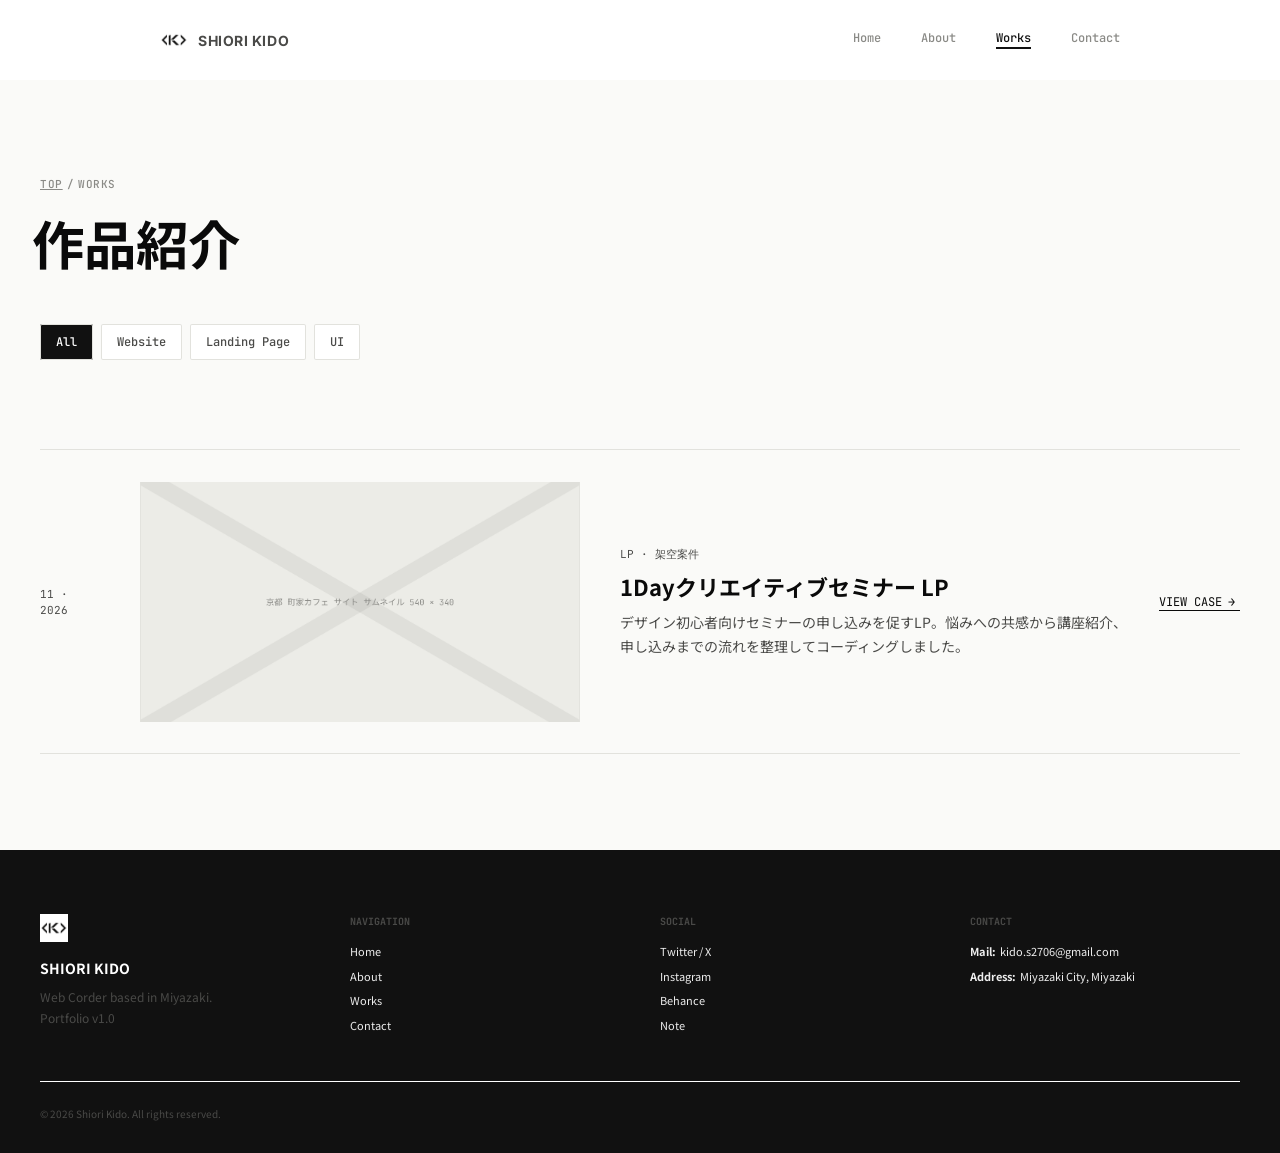
<file: works/index.html>
<!DOCTYPE html>
<html lang="ja">
<head>
  <meta charset="UTF-8">
  <meta name="viewport" content="width=device-width, initial-scale=1.0">
  <title>Works | Portfolio</title>
  <meta name="description" content="城戸 志織（きど しおり）のポートフォリオサイトです。">
  <!-- OGP -->
  <meta property="og:locale" content="ja_JP">
  <meta property="og:type" content="website">
  <meta property="og:site_name" content="Shiori Kido | Portfolio">
  <meta property="og:title" content="Shiori Kido | Portfolio">
  <meta property="og:description" content="城戸 志織（きど しおり）のポートフォリオサイトです。">
  <meta property="og:url" content="https://example.com/">
  <meta property="og:image" content="https://example.com/assets/images/ogp.png">
  <meta property="og:image:width" content="1200">
  <meta property="og:image:height" content="630">

  <!-- Favicon -->
  <link rel="shortcut icon" href="../assets/images/favicon.ico" type="image/x-icon">
  <!-- CSS -->
  <link rel="stylesheet" href=".">
  <link rel="stylesheet" href="../assets/css/resets.css">
  <link rel="stylesheet" href="../assets/css/base.css">
  <link rel="stylesheet" href="../assets/css/style.css">
  <link rel="stylesheet" href="../assets/css/header.css">
  <link rel="stylesheet" href="../assets/css/footer.css">
  <link rel="stylesheet" href="../assets/css/works.css">
  <!-- Google Fonts -->
  <link rel="preconnect" href="https://fonts.googleapis.com">
  <link rel="preconnect" href="https://fonts.gstatic.com" crossorigin>
  <link rel="preconnect" href="https://fonts.googleapis.com">
  <link rel="preconnect" href="https://fonts.gstatic.com" crossorigin>
  <link href="https://fonts.googleapis.com/css2?family=Inter:ital,opsz,wght@0,14..32,100..900;1,14..32,100..900&family=JetBrains+Mono:ital,wght@0,100..800;1,100..800&family=Noto+Sans+JP:wght@100..900&display=swap" rel="stylesheet">
  <!-- JS -->
  <script type="module" src="../assets/js/main.js"></script>

</head>

<body>
  <!-- ===== Header ===== -->
  <header class="l-header">
    <div class="l-header__inner">
      <div class="l-header__top">
        <div class="l-header__title">
          <a href="./index.html" class="l-header__link">
            <img src="../assets/images/logo.png" width="28" height="28" alt="" class="l-header__icon">
            <span class="l-header__logo-text">Shiori Kido</span>
          </a>
        </div>

        <!-- Hamburger Menu Icon -->
        <button id="js-hamburger-button" class="c-hamburger-menu__button" aria-label="メニュー" aria-expanded="false">
          <span class="c-hamburger-menu__line"></span>
        </button>

      </div><!-- /.l-header__top -->

      <!-- Drawer Menu -->
      <div id="js-drawer-menu" class="c-drawer-menu">
        <nav class="c-nav">
          <ul class="c-nav__list">
            <li class="c-nav__item">
              <a lang="en" href="../index.html" class="c-nav__link">Home</a>
            </li>
            <li class="c-nav__item">
              <a lang="en" href="../about.html" class="c-nav__link">About</a>
            </li>
            <li class="c-nav__item">
              <a lang="en" href="./" class="c-nav__link" aria-current="page">Works</a>
            </li>
            <li class="c-nav__item">
              <a lang="en" href="../contact.html" class="c-nav__link">Contact</a>
            </li>
          </ul>
        </nav>
      </div><!-- /.c-drawer-menu -->
    </div><!-- /.l-header__inner -->
  </header>

  <!-- ===== Main ===== -->
  <main class="l-main p-works">
    <!-- Contents Header-->
    <div class="c-page-header p-works__header">
      <div class="l-container">
        <!-- Breadcrumb -->
        <nav class="c-breadcrumb" aria-label="パンくず">
          <ol lang="en" class="c-breadcrumb__list">
            <li class="c-breadcrumb__item">
              <a href="http://cosmo-farm.local/" class="c-breadcrumb__link">Top</a>
            </li>
            <li class="c-breadcrumb__item c-breadcrumb__item--current" aria-current="page">Works</li>
          </ol>
        </nav>
        <h1 class="c-page-title p-works__title">作品紹介</h1>
      </div><!-- /.l-container -->
    </div><!-- /.c-page-header -->

    <!-- Filter -->
    <div class="l-container">
      <nav class="c-filter-nav p-works__filter-nav" aria-label="制作実績の絞り込み">
        <h2 class="u-sr-only">絞り込みナビゲーション</h2>
        <ul class="c-filter-nav__list">
          <li class="c-filter-nav__item">
            <button
              type="button"
              class="c-filter-nav__button is-active"
              data-filter="all"
              aria-pressed="true">
              All
            </button>
          </li>
          <li class="c-filter-nav__item">
            <button
              type="button"
              class="c-filter-nav__button"
              data-filter="website"
              aria-pressed="false">
              Website
            </button>
          </li>
          <li class="c-filter-nav__item">
            <button
              type="button"
              class="c-filter-nav__button"
              data-filter="landing-page"
              aria-pressed="false">
              Landing Page
            </button>
          </li>
          <li class="c-filter-nav__item">
            <button
              type="button"
              class="c-filter-nav__button"
              data-filter="ui"
              aria-pressed="false">
              UI
            </button>
          </li>
        </ul>
      </nav>
    </div><!-- /.l-container -->

    <!-- Works Contents -->
    <section class="p-works__content">
      <h2 class="u-sr-only">作品リスト</h2>
      <div class="l-container">
        <ul class="p-works__list">
          <li class="p-works__item">
            <a href="./lp.html" class="c-card p-works__card">
              <div class="c-card__image p-works__card-image">
                <img src="../assets/images/placeholder.png" width="586" height="340" alt="" class="c-card__img p-works__card-img">
              </div><!-- /.p-works__card-image -->
              <div class="c-card__body p-works__card-body">
                <div class="c-card__meta p-works__card-meta">
                  <time datetime="2026-01-01" class="c-card__date p-works__card-date">11 · 2026</time>
                  <span class="c-card__category p-works__card-category">LP · 架空案件</span>
                </div>
                <h3 class="c-card__title p-works__card-title">1Dayクリエイティブセミナー LP</h3>
                <p class="c-card__desc p-works__card-desc">デザイン初心者向けセミナーの申し込みを促すLP。悩みへの共感から講座紹介、申し込みまでの流れを整理してコーディングしました。</p>
                <span class="c-more-link">View case</span>
              </div><!-- /.p-works__card-body -->
            </a>
          </li>
        </ul>
      </div><!-- /.l-container -->
    </section>

  </main>

  <!-- ===== Footer ===== -->
  <footer class="l-footer">
    <div class="l-container">

      <div class="l-footer__main">

        <!-- Profile -->
        <div class="l-footer__profile">
          <div class="l-footer__profile-logo">
            <img src="../assets/images/logo.png" width="28" height="28" class="l-footer__profile-logo-img" aria-hidden="true">
            <span class="l-footer__profile-name">Shiori Kido</span>
          </div><!-- /.l-footer__profile-logo -->
          <p class="l-footer__profile-description">
            Web Corder based in Miyazaki.<br>
            Portfolio v1.0
          </p>
        </div>

        <div class="l-footer__columns">
          <h2 class="u-sr-only">フッター情報</h2>

          <!-- Navigation -->
          <nav class="l-footer__nav-column l-footer__nav-column--navigation">
            <h3 lang="en" class="l-footer__nav-heading">Navigation</h3>
            <ul class="l-footer__nav-list">
              <li class="l-footer__nav-item">
                <a href="./" class="l-footer__nav-link">Home</a>
              </li>
              <li class="l-footer__nav-item">
                <a href="about.html" class="l-footer__nav-link">About</a>
              </li>
              <li class="l-footer__nav-item">
                <a href="./works.html" class="l-footer__nav-link">Works</a>
              </li>
              <li class="l-footer__nav-item">
                <a href="./contact.html" class="l-footer__nav-link">Contact</a>
              </li>
            </ul>
          </nav><!-- /.l-footer__nav-column -->

          <!-- Social -->
          <nav class="l-footer__nav-column l-footer__nav-column--social">
            <h3 lang="en" class="l-footer__nav-heading">Social</h3>
            <ul class="l-footer__nav-list">
              <li class="l-footer__nav-item">
                <a href="./" class="l-footer__nav-link">Twitter / X</a>
              </li>
              <li class="l-footer__nav-item">
                <a href="about.html" class="l-footer__nav-link">Instagram</a>
              </li>
              <li class="l-footer__nav-item">
                <a href="./works.html" class="l-footer__nav-link">Behance</a>
              </li>
              <li class="l-footer__nav-item">
                <a href="./contact.html" class="l-footer__nav-link">Note</a>
              </li>
            </ul>
          </nav><!-- /.l-footer__nav-column -->

          <!-- Contact -->
          <section class="l-footer__contact l-footer__nav-column--contact">
            <h3 lang="en" class="l-footer__nav-heading">Contact</h3>
            <address class="l-footer__nav-column">
              <dl class="l-footer__nav-list">
                <div class="l-footer__nav-item">
                  <dt class="l-footer__nav-item-label">Mail</dt>
                  <dd class="l-footer__nav-item-value">kido.s2706@gmail.com</dd>
                </div>
                <div class="l-footer__nav-item">
                  <dt class="l-footer__nav-item-label">Address</dt>
                  <dd class="l-footer__nav-item-valuea">Miyazaki City, Miyazaki</dd>
                </div>
              </dl>
            </address><!-- /.l-footer__nav-column -->
          </section>

        </div><!-- /.l-footer__columns -->
      </div><!-- /.l-footer__main -->

      <div class="l-footer__bottom">
        <!-- Copyright -->
        <small class="l-footer__copyright">&copy; 2026 Shiori Kido. All rights reserved. </small>
      </div><!-- /.l-footer__bottom -->

    </div><!-- /.l-container -->

  </footer>

</body>
</html>
</file>
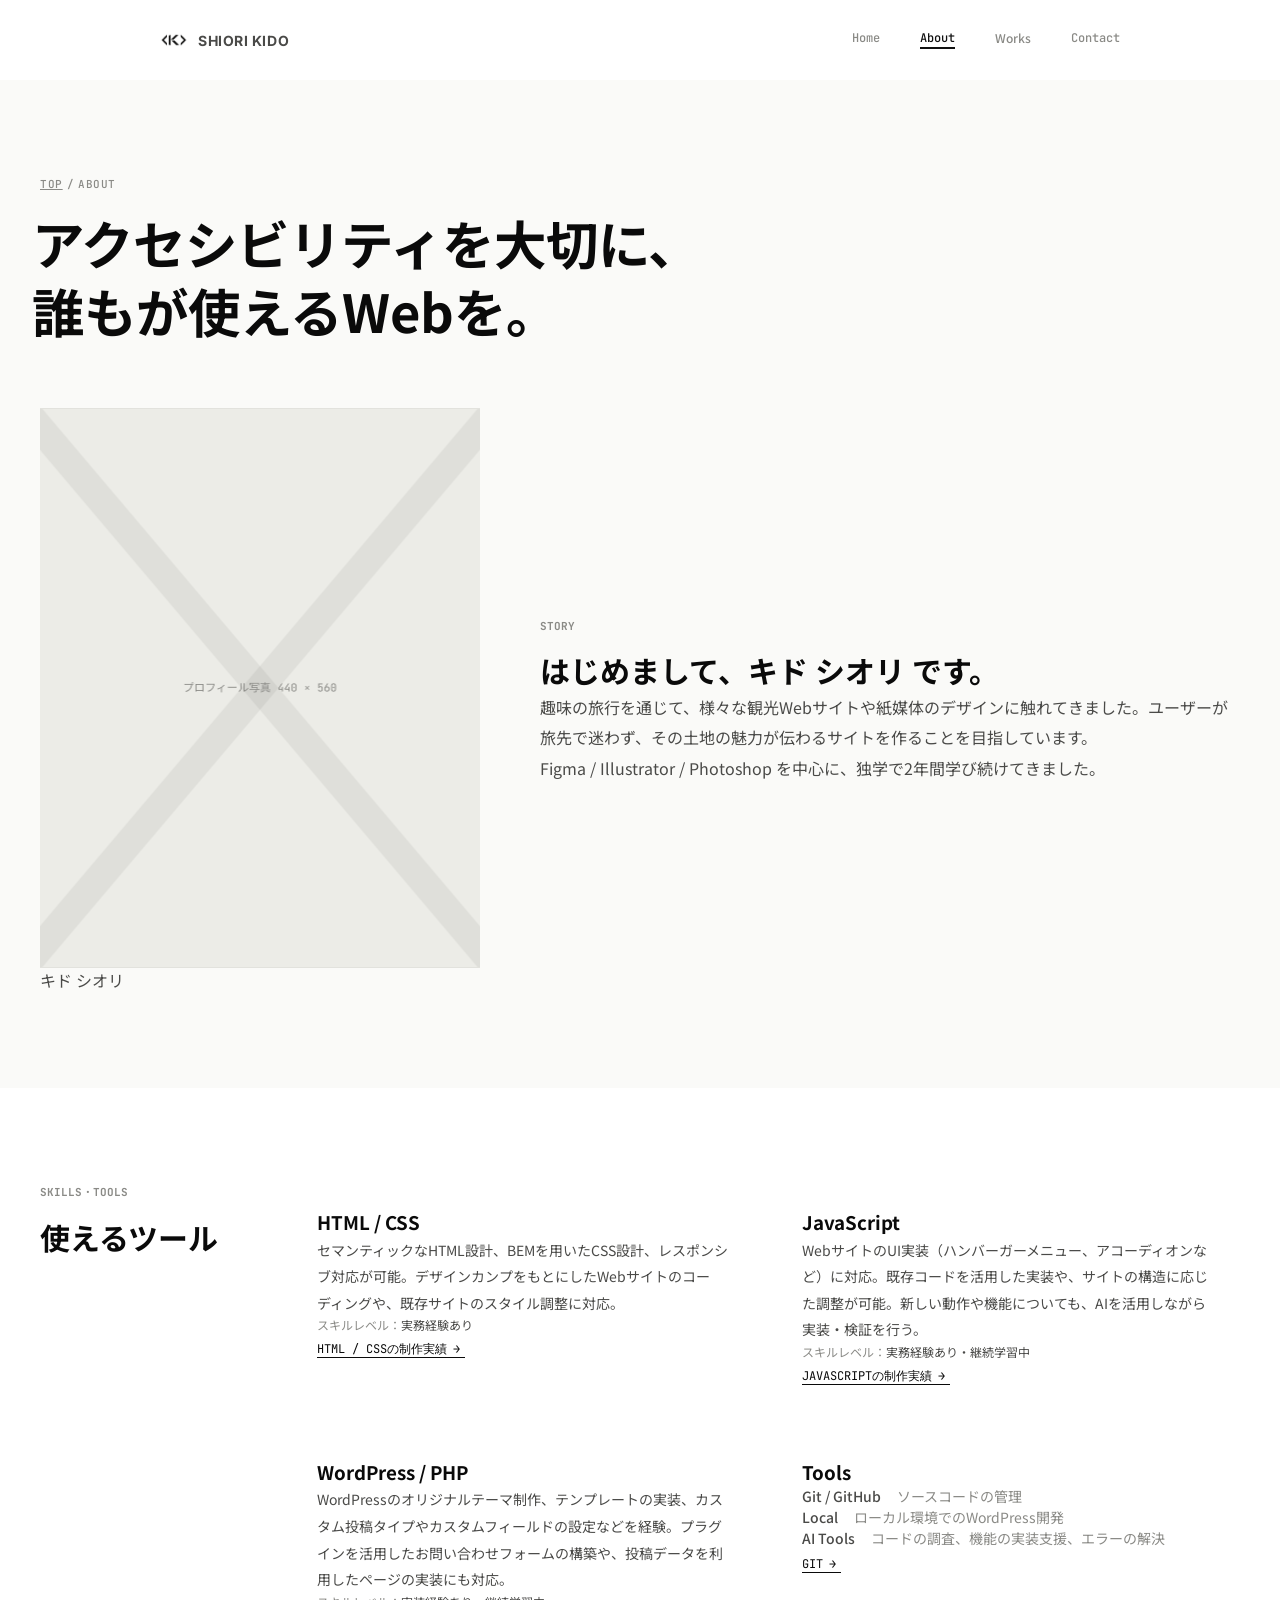
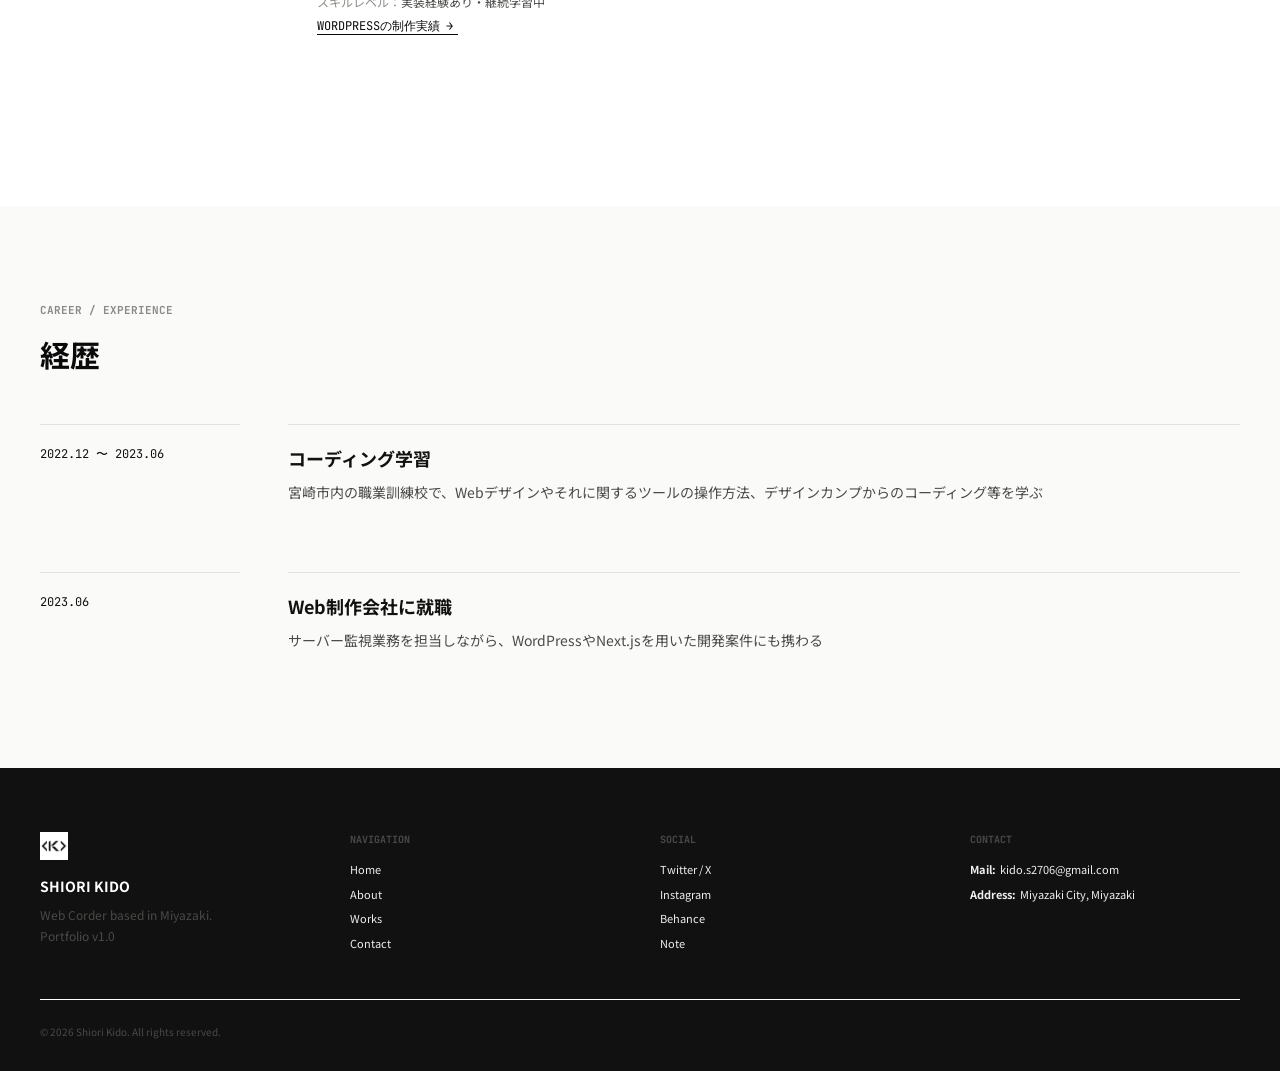
<file: about.html>
<!DOCTYPE html>
<html lang="ja">
<head>
  <meta charset="UTF-8">
  <meta name="viewport" content="width=device-width, initial-scale=1.0">
  <title>About | Portfolio</title>
  <meta name="description" content="城戸 志織（きど しおり）のポートフォリオサイトです。">
  <!-- OGP -->
  <meta property="og:locale" content="ja_JP">
  <meta property="og:type" content="website">
  <meta property="og:site_name" content="Shiori Kido | Portfolio">
  <meta property="og:title" content="Shiori Kido | Portfolio">
  <meta property="og:description" content="城戸 志織（きど しおり）のポートフォリオサイトです。">
  <meta property="og:url" content="https://example.com/">
  <meta property="og:image" content="https://example.com/assets/images/ogp.png">
  <meta property="og:image:width" content="1200">
  <meta property="og:image:height" content="630">

  <!-- Favicon -->
  <link rel="shortcut icon" href="./assets/images/favicon.ico" type="image/x-icon">
  <!-- CSS -->
  <link rel="stylesheet" href="./assets/css/resets.css">
  <link rel="stylesheet" href="./assets/css/base.css">
  <link rel="stylesheet" href="./assets/css/style.css">
  <link rel="stylesheet" href="./assets/css/header.css">
  <link rel="stylesheet" href="./assets/css/footer.css">
  <link rel="stylesheet" href="./assets/css/about.css">
  <!-- Google Fonts -->
  <link rel="preconnect" href="https://fonts.googleapis.com">
  <link rel="preconnect" href="https://fonts.gstatic.com" crossorigin>
  <link rel="preconnect" href="https://fonts.googleapis.com">
  <link rel="preconnect" href="https://fonts.gstatic.com" crossorigin>
  <link href="https://fonts.googleapis.com/css2?family=Inter:ital,opsz,wght@0,14..32,100..900;1,14..32,100..900&family=JetBrains+Mono:ital,wght@0,100..800;1,100..800&family=Noto+Sans+JP:wght@100..900&display=swap" rel="stylesheet">
  <!-- JS -->
  <script type="module" src="./assets/js/main.js"></script>

</head>

<body>
  <!-- ===== Header ===== -->
  <header class="l-header">
    <div class="l-header__inner">
      <div class="l-header__top">
        <div class="l-header__title">
          <a href="./index.html" class="l-header__link">
            <img src="./assets/images/logo.png" width="28" height="28" alt="" class="l-header__icon">
            <span class="l-header__logo-text">Shiori Kido</span>
          </a>
        </div>

        <!-- Hamburger Menu Icon -->
        <button id="js-hamburger-button" class="c-hamburger-menu__button" aria-label="メニュー" aria-expanded="false">
          <span class="c-hamburger-menu__line"></span>
        </button>

      </div><!-- /.l-header__top -->

      <!-- Drawer Menu -->
      <div id="js-drawer-menu" class="c-drawer-menu">
        <nav class="c-nav">
          <ul class="c-nav__list">
            <li class="c-nav__item">
              <a lang="en" href="./" class="c-nav__link">Home</a>
            </li>
            <li class="c-nav__item">
              <a lang="en" href="./" class="c-nav__link" aria-current="page">About</a>
            </li>
            <li class="c-nav__item">
              <a href="./works/index.html" class="c-nav__link">Works</a>
            </li>
            <li class="c-nav__item">
              <a lang="en" href="./contact.html" class="c-nav__link">Contact</a>
            </li>
          </ul>
        </nav>
      </div><!-- /.c-drawer-menu -->
    </div><!-- /.l-header__inner -->
  </header>

  <!-- ===== Main ===== -->
  <main class="l-main p-about">
    <div class="c-page-header p-about__header">
      <div class="l-container">
        <!-- Breadcrumb -->
        <nav class="c-breadcrumb" aria-label="パンくず">
          <ol lang="en" class="c-breadcrumb__list">
            <li class="c-breadcrumb__item">
              <a href="http://cosmo-farm.local/" class="c-breadcrumb__link">Top</a>
            </li>
            <li class="c-breadcrumb__item c-breadcrumb__item--current" aria-current="page">About</li>
          </ol>
        </nav>
        <h1 class="c-page-title p-about__title">
          アクセシビリティを大切に、<br>
          誰もが使えるWebを。
        </h1>
      </div><!-- /.l-container -->
    </div><!-- /.c-page-header -->

    <!-- Story -->
    <section class="p-about-section p-about-story">
      <div class="l-container">
        <figure class="p-about-story__image">
          <img src="./assets/images/placeholder-profile.png" alt="" class="p-about-story__img">
          <figcaption>キド シオリ</figcaption>
        </figure><!-- /.p-about-story__image -->
        <div class="p-about-story__content">
          <div class="c-section-header p-about-section__header">
            <h2 class="c-section-title p-about-section__title">
              <span lang="en" class="c-section-title__en">Story</span>
              <span class="c-section-title__ja">はじめまして、<br class="u-sp-only">キド シオリ です。</span>
            </h2>
          </div><!-- /.c-section-header -->
          <!-- TODO: 自己紹介文を考える -->
          <div class="p-about-about__descs">
            <p class="c-text">
              趣味の旅行を通じて、様々な観光Webサイトや紙媒体のデザインに触れてきました。ユーザーが旅先で迷わず、その土地の魅力が伝わるサイトを作ることを目指しています。
            </p>
            <p class="c-text">
              Figma / Illustrator / Photoshop を中心に、独学で2年間学び続けてきました。
            </p>
          </div><!-- /.p-about-about__desc -->
        </div><!-- /.p-about-story__content -->
      </div><!-- /.l-container -->
    </section>

    <!-- Skills -->
    <section class="p-about-section p-about-skills">
      <div class="l-container">

        <div class="c-section-header p-about-section__header">
          <h2 class="c-section-title p-about-section__title">
            <span lang="en" class="c-section-title__en">skills・Tools</span>
            <span class="c-section-title__ja">使えるツール</span>
          </h2>
        </div><!-- /.c-section-header -->

        <div class="p-about-skills__detail">
          <!-- HTML / CSS -->
          <a href="./works/example/" class="p-about-skills__detail-section">
            <h3 class="p-about-skills__detail-title">HTML / CSS</h3>
            <p class="p-about-skills__detail-desc">セマンティックなHTML設計、BEMを用いたCSS設計、レスポンシブ対応が可能。デザインカンプをもとにしたWebサイトのコーディングや、既存サイトのスタイル調整に対応。</p>
            <dl class="p-about-skills__level">
              <dt class="p-about-skills__level-label">スキルレベル</dt>
              <dd class="p-about-skills__level-value">実務経験あり</dd>
            </dl>
            <span class="c-more-link">HTML / CSSの制作実績</span>
          </a>

          <!-- JavaScript -->
          <a href="" class="p-about-skills__detail-section">
            <h3 class="p-about-skills__detail-title">JavaScript</h3>
            <p class="p-about-skills__detail-desc">WebサイトのUI実装（ハンバーガーメニュー、アコーディオンなど）に対応。既存コードを活用した実装や、サイトの構造に応じた調整が可能。新しい動作や機能についても、AIを活用しながら実装・検証を行う。</p>
            <dl class="p-about-skills__level">
              <dt class="p-about-skills__level-label">スキルレベル</dt>
              <dd class="p-about-skills__level-value">実務経験あり・継続学習中</dd>
            </dl>
            <span class="c-more-link">JavaScriptの制作実績</span>
          </a>

          <!-- WordPress / PHP -->
          <a href="" class="p-about-skills__detail-section">
            <h3 class="p-about-skills__detail-title">WordPress / PHP</h3>
            <p class="p-about-skills__detail-desc">WordPressのオリジナルテーマ制作、テンプレートの実装、カスタム投稿タイプやカスタムフィールドの設定などを経験。プラグインを活用したお問い合わせフォームの構築や、投稿データを利用したページの実装にも対応。</p>
            <dl class="p-about-skills__level">
              <dt class="p-about-skills__level-label">スキルレベル</dt>
              <dd class="p-about-skills__level-value">実装経験あり・継続学習中</dd>
            </dl>
            <span class="c-more-link">WordPressの制作実績</span>
          </a>

          <!-- Tools -->
          <a href="" class="p-about-skills__detail-section">
            <h3 class="p-about-skills__detail-title">Tools</h3>
            <dl class="p-about-skills__tool-list">
              <div class="p-about-skills__tool-item">
                <dt class="p-about-skills__tool-name">Git / GitHub</dt>
                <dd class="p-about-skills__tool-desc">ソースコードの管理</dd>
              </div>
              <div class="p-about-skills__tool-item">
                <dt class="p-about-skills__tool-name">Local</dt>
                <dd class="p-about-skills__tool-desc">ローカル環境でのWordPress開発</dd>
              </div>
              <div class="p-about-skills__tool-item">
                <dt class="p-about-skills__tool-name">AI Tools</dt>
                <dd class="p-about-skills__tool-desc">コードの調査、機能の実装支援、エラーの解決</dd>
              </div>
            </dl>
            <span class="c-more-link">Git</span>
          </a>
        </div><!-- /.p-about-skills__detail -->
      </div><!-- /.l-container -->
    </section>

    <!-- Career -->
    <!-- TODO: 経歴を入れる -->
    <section class="p-about-section p-about-career">
      <div class="l-container">
        <div class="c-section-header p-about-career__header">
          <h2 class="c-section-title p-about-section__title">
            <span lang="en" class="c-section-title__en">Career / Experience</span>
            <span class="c-section-title__ja">経歴</span>
          </h2>
        </div><!-- /.c-section-header -->
        <dl class="p-about-career__history">
          <div class="p-about-career__item">
            <dt class="p-about-career__item-date">2022.12 〜 2023.06</dt>
            <dd class="p-about-career__item-content">
              <p class="p-about-career__item-label">コーディング学習</p>
              <p class="p-about-career__item-desc">宮崎市内の職業訓練校で、Webデザインやそれに関するツールの操作方法、デザインカンプからのコーディング等を学ぶ</p>
            </dd>
          </div>
          <div class="p-about-career__item">
            <dt class="p-about-career__item-date">2023.06</dt>
            <dd class="p-about-career__item-content">
              <p class="p-about-career__item-label">Web制作会社に就職</p>
              <p class="p-about-career__item-desc">サーバー監視業務を担当しながら、WordPressやNext.jsを用いた開発案件にも携わる</p>
            </dd>
          </div>
        </dl>
      </div><!-- /.l-container -->
    </section>
  </main>

  <!-- ===== Footer ===== -->
  <footer class="l-footer">
    <div class="l-container">

      <div class="l-footer__main">

        <!-- Profile -->
        <div class="l-footer__profile">
          <div class="l-footer__profile-logo">
            <img src="./assets/images/logo.png" width="28" height="28" class="l-footer__profile-logo-img" aria-hidden="true">
            <span class="l-footer__profile-name">Shiori Kido</span>
          </div><!-- /.l-footer__profile-logo -->
          <p class="l-footer__profile-description">
            Web Corder based in Miyazaki.<br>
            Portfolio v1.0
          </p>
        </div>

        <div class="l-footer__columns">
          <h2 class="u-sr-only">フッター情報</h2>

          <!-- Navigation -->
          <nav class="l-footer__nav-column l-footer__nav-column--navigation">
            <h3 lang="en" class="l-footer__nav-heading">Navigation</h3>
            <ul class="l-footer__nav-list">
              <li class="l-footer__nav-item">
                <a href="./" class="l-footer__nav-link">Home</a>
              </li>
              <li class="l-footer__nav-item">
                <a href="about.html" class="l-footer__nav-link">About</a>
              </li>
              <li class="l-footer__nav-item">
                <a href="./works/" class="l-footer__nav-link">Works</a>
              </li>
              <li class="l-footer__nav-item">
                <a href="./contact.html" class="l-footer__nav-link">Contact</a>
              </li>
            </ul>
          </nav><!-- /.l-footer__nav-column -->

          <!-- Social -->
          <nav class="l-footer__nav-column l-footer__nav-column--social">
            <h3 lang="en" class="l-footer__nav-heading">Social</h3>
            <ul class="l-footer__nav-list">
              <li class="l-footer__nav-item">
                <a href="./" class="l-footer__nav-link">Twitter / X</a>
              </li>
              <li class="l-footer__nav-item">
                <a href="about.html" class="l-footer__nav-link">Instagram</a>
              </li>
              <li class="l-footer__nav-item">
                <a href="./works.html" class="l-footer__nav-link">Behance</a>
              </li>
              <li class="l-footer__nav-item">
                <a href="./contact.html" class="l-footer__nav-link">Note</a>
              </li>
            </ul>
          </nav><!-- /.l-footer__nav-column -->

          <!-- Contact -->
          <section class="l-footer__contact l-footer__nav-column--contact">
            <h3 lang="en" class="l-footer__nav-heading">Contact</h3>
            <address class="l-footer__nav-column">
              <dl class="l-footer__nav-list">
                <div class="l-footer__nav-item">
                  <dt class="l-footer__nav-item-label">Mail</dt>
                  <dd class="l-footer__nav-item-value">kido.s2706@gmail.com</dd>
                </div>
                <div class="l-footer__nav-item">
                  <dt class="l-footer__nav-item-label">Address</dt>
                  <dd class="l-footer__nav-item-valuea">Miyazaki City, Miyazaki</dd>
                </div>
              </dl>
            </address><!-- /.l-footer__nav-column -->
          </section>

        </div><!-- /.l-footer__columns -->
      </div><!-- /.l-footer__main -->

      <div class="l-footer__bottom">
        <!-- Copyright -->
        <small class="l-footer__copyright">&copy; 2026 Shiori Kido. All rights reserved. </small>
      </div><!-- /.l-footer__bottom -->

    </div><!-- /.l-container -->

  </footer>

</body>
</html>
</file>
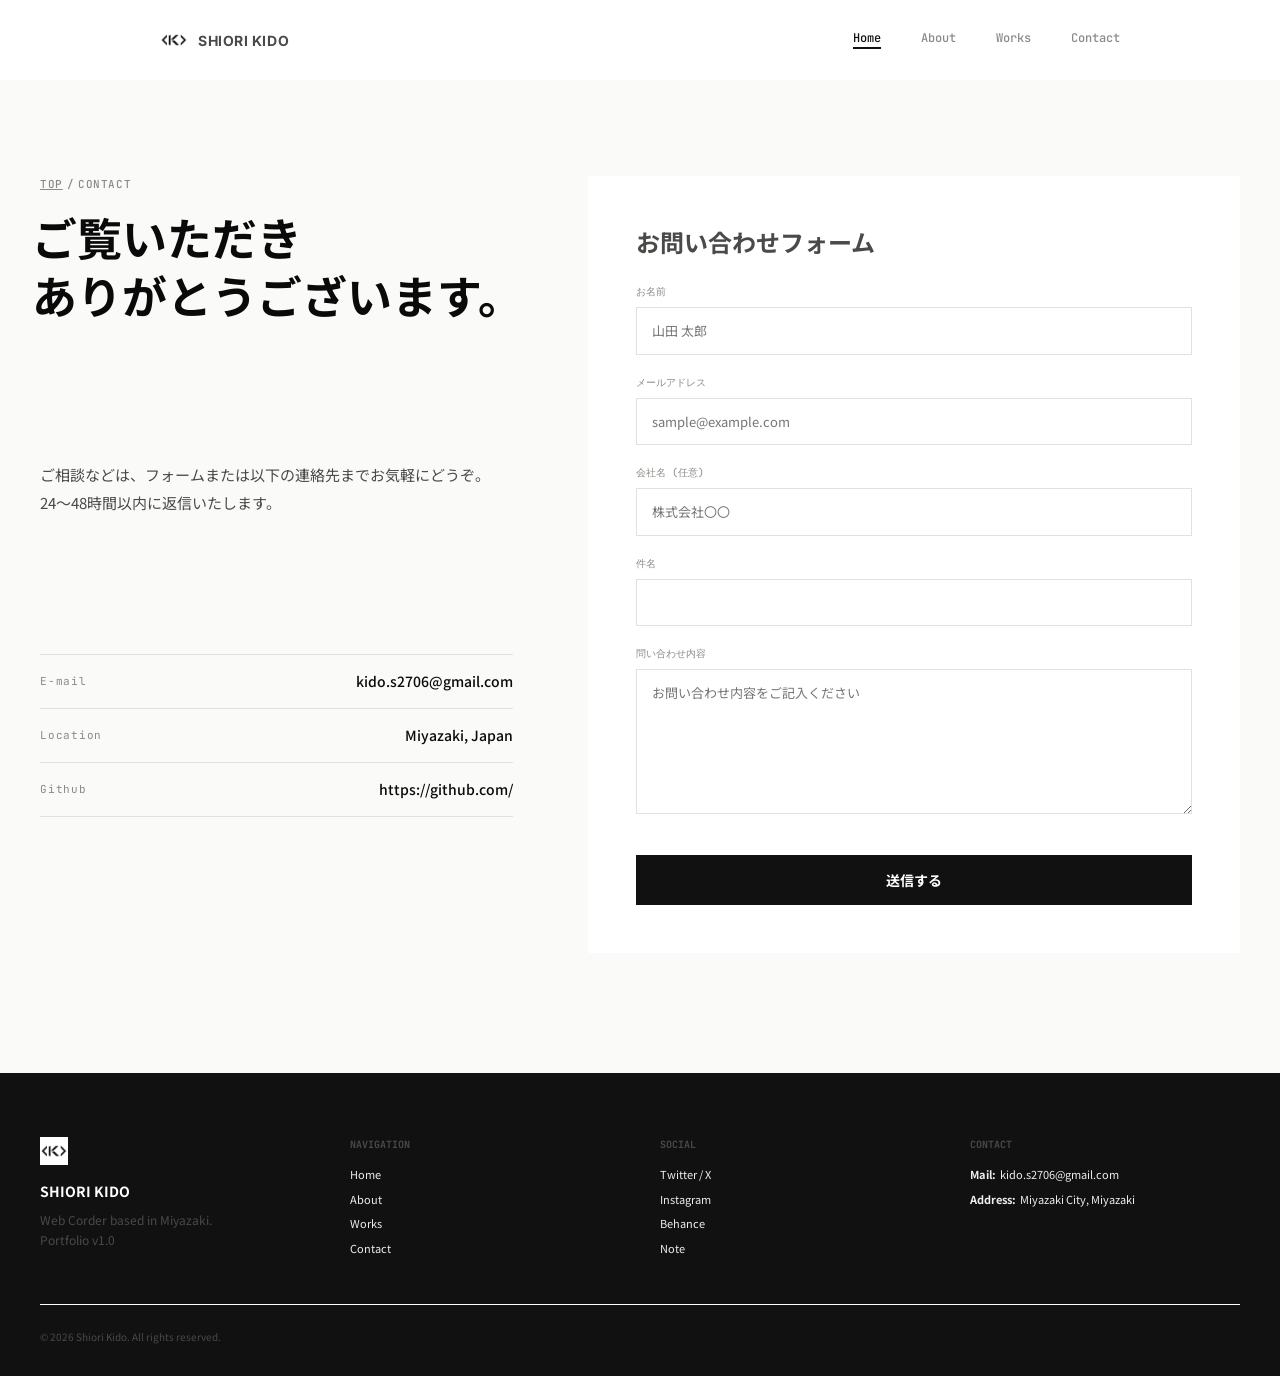
<file: contact.html>
<!DOCTYPE html>
<html lang="ja">
<head>
  <meta charset="UTF-8">
  <meta name="viewport" content="width=device-width, initial-scale=1.0">
  <title>Contact - Kido</title>
  <meta name="description" content="城戸 志織（きど しおり）のポートフォリオサイトです。">
  <!-- OGP -->
  <meta property="og:locale" content="ja_JP">
  <meta property="og:type" content="website">
  <meta property="og:site_name" content="Shiori Kido | Portfolio">
  <meta property="og:title" content="Shiori Kido | Portfolio">
  <meta property="og:description" content="城戸 志織（きど しおり）のポートフォリオサイトです。">
  <meta property="og:url" content="https://example.com/">
  <meta property="og:image" content="https://example.com/assets/images/ogp.png">
  <meta property="og:image:width" content="1200">
  <meta property="og:image:height" content="630">

  <!-- Favicon -->
  <link rel="shortcut icon" href="./assets/images/favicon.ico" type="image/x-icon">
  <!-- CSS -->
  <link rel="stylesheet" href="./assets/css/resets.css">
  <link rel="stylesheet" href="./assets/css/base.css">
  <link rel="stylesheet" href="./assets/css/style.css">
  <link rel="stylesheet" href="./assets/css/header.css">
  <link rel="stylesheet" href="./assets/css/footer.css">
  <link rel="stylesheet" href="./assets/css/contact.css">
  <!-- Google Fonts -->
  <link rel="preconnect" href="https://fonts.googleapis.com">
  <link rel="preconnect" href="https://fonts.gstatic.com" crossorigin>
  <link rel="preconnect" href="https://fonts.googleapis.com">
  <link rel="preconnect" href="https://fonts.gstatic.com" crossorigin>
  <link href="https://fonts.googleapis.com/css2?family=Inter:ital,opsz,wght@0,14..32,100..900;1,14..32,100..900&family=JetBrains+Mono:ital,wght@0,100..800;1,100..800&family=Noto+Sans+JP:wght@100..900&display=swap" rel="stylesheet">
  <!-- JS -->
  <script type="module" src="./assets/js/main.js"></script>

</head>

<body>
  <!-- ===== Header ===== -->
  <header class="l-header">
    <div class="l-header__inner">
      <div class="l-header__top">
        <h1 class="l-header__title">
					<a  href="./" class="l-header__link">
						<img src="./assets/images/logo.png" width="28" height="28" alt="" class="l-header__icon">
						<span class="l-header__logo-text">Shiori Kido</span>
					</a>
				</h1>

        <!-- Hamburger Menu Icon -->
        <button id="js-hamburger-button" class="c-hamburger-menu__button" aria-label="メニュー" aria-expanded="false">
          <span class="c-hamburger-menu__line"></span>
        </button>

      </div><!-- /.l-header__top -->

      <!-- Drawer Menu -->
      <div id="js-drawer-menu" class="c-drawer-menu">
        <nav class="c-nav">
          <ul class="c-nav__list">
            <li class="c-nav__item">
              <a lang="en" href="./index.html" class="c-nav__link" aria-current="page">Home</a>
            </li>
            <li class="c-nav__item">
              <a lang="en" href="./about.html" class="c-nav__link">About</a>
            </li>
            <li class="c-nav__item">
              <a lang="en" href="./works/index.html" class="c-nav__link">Works</a>
            </li>
            <li class="c-nav__item">
              <a lang="en" href="./" class="c-nav__link">Contact</a>
            </li>
          </ul>
        </nav>
      </div><!-- /.c-drawer-menu -->
    </div><!-- /.l-header__inner -->
  </header>

  <!-- ===== Main ===== -->
  <main class="l-main p-contact">

    <!-- Page Header -->
    <div class="c-page-header p-contact__header">
      <div class="l-container">
        <!-- Breadcrumb -->
        <nav class="c-breadcrumb" aria-label="パンくず">
          <ol lang="en" class="c-breadcrumb__list">
            <li class="c-breadcrumb__item">
              <a href="http://cosmo-farm.local/" class="c-breadcrumb__link">Top</a>
            </li>
            <li class="c-breadcrumb__item c-breadcrumb__item--current" aria-current="page">Contact</li>
          </ol>
        </nav>
        <h1 class="c-page-title p-contact__title">
            ご覧いただき<br>
            ありがとうございます。
          </h1>
      </div><!-- /.l-container -->
    </div><!-- /.c-page-header -->

    <p class="p-contact__desc">
        ご相談などは、フォームまたは以下の連絡先までお気軽にどうぞ。<br>
        24〜48時間以内に返信いたします。
      </p>
    <dl class="p-contact__list">
      <!-- E-mail -->
      <div class="p-contact__item">
        <dt class="p-contact__label">E-mail</dt>
        <dd class="p-contact__value">kido.s2706@gmail.com</dd>
      </div>
      <!-- Location -->
      <div class="p-contact__item">
        <dt class="p-contact__label">Location</dt>
        <dd class="p-contact__value">Miyazaki, Japan</dd>
      </div>
      <!-- Github -->
      <div class="p-contact__item">
        <dt class="p-contact__label">Github</dt>
        <dd class="p-contact__value">
          <a href="https://github.com/" class="p-contact__link">https://github.com/</a>
        </dd>
      </div>
    </dl>
    <div class="p-contact__form-wrapper">
      <form action="" method="post" class="p-contact__form">
        <h2 class="p-contact__title">お問い合わせフォーム</h2>
        <!-- お名前 -->
        <div class="p-contact__form-item">
          <label for="your-name" class="p-contact__form-label">
            お名前
          </label>
          <div class="p-contact__form-value">
            <input
              type="text"
              name="your-name"
              id="your-name"
              placeholder="山田 太郎"
              autocomplete="name"
              required>
          </div>
        </div>
        <!-- メールアドレス -->
        <div class="p-contact__form-item">
          <label for="your-mali" class="p-contact__form-label">
            メールアドレス
          </label>
          <div class="p-contact__form-value">
            <input
              type="email"
              name="your-mali"
              id="your-mali"
              placeholder="sample@example.com"
              autocomplete="email"
              required>
          </div>
        </div>
        <!-- 会社名 (任意) -->
        <div class="p-contact__form-item">
          <label for="your-company" class="p-contact__form-label">
            会社名 (任意)
          </label>
          <div class="p-contact__form-value">
            <input
              type="text"
              name="your-company"
              id="your-company"
              placeholder="株式会社〇〇"
              autocomplete="organization">
          </div>
        </div>
        <!-- 件名 -->
        <div class="p-contact__form-item">
          <label for="subject" class="p-contact__form-label">
            件名
          </label>
          <div class="p-contact__form-value">
            <input
              type="text"
              name="subject"
              id="subject"
              required>
          </div>
        </div>
        <!-- 問い合わせ内容 -->
        <div class="p-contact__form-item">
          <label for="inquiry" class="p-contact__form-label">
            問い合わせ内容
          </label>
          <div class="p-contact__form-value">
            <textarea
              name="inquiry"
              id="inquiry"
              rows="6"
              placeholder="お問い合わせ内容をご記入ください"
              required></textarea>
          </div>
        </div>
        <!-- 送信 -->
        <input type="submit" value="送信する" class="c-button p-contact__form-submit">
      </form>
    </div><!-- /.p-contact__form-wrapper -->
  </main>

  <!-- ===== Footer ===== -->
  <footer class="l-footer">
    <div class="l-container">

      <div class="l-footer__main">

        <!-- Profile -->
        <div class="l-footer__profile">
          <div class="l-footer__profile-logo">
            <img src="./assets/images/logo.png" width="28" height="28" class="l-footer__profile-logo-img" aria-hidden="true">
            <span class="l-footer__profile-name">Shiori Kido</span>
          </div><!-- /.l-footer__profile-logo -->
          <p class="l-footer__profile-description">
						Web Corder based in Miyazaki.<br>
						Portfolio v1.0
					</p>
        </div>

        <div class="l-footer__columns">
          <h2 class="u-sr-only">フッター情報</h2>

          <!-- Navigation -->
          <nav class="l-footer__nav-column l-footer__nav-column--navigation">
            <h3 lang="en" class="l-footer__nav-heading">Navigation</h3>
            <ul class="l-footer__nav-list">
              <li class="l-footer__nav-item">
                <a href="./" class="l-footer__nav-link">Home</a>
              </li>
              <li class="l-footer__nav-item">
                <a href="about.html" class="l-footer__nav-link">About</a>
              </li>
              <li class="l-footer__nav-item">
                <a href="./works/index.html" class="l-footer__nav-link">Works</a>
              </li>
              <li class="l-footer__nav-item">
                <a href="./contact.html" class="l-footer__nav-link">Contact</a>
              </li>
            </ul>
          </nav><!-- /.l-footer__nav-column -->

          <!-- Social -->
          <nav class="l-footer__nav-column l-footer__nav-column--social">
            <h3 lang="en" class="l-footer__nav-heading">Social</h3>
            <ul class="l-footer__nav-list">
              <li class="l-footer__nav-item">
                <a href="./" class="l-footer__nav-link">Twitter / X</a>
              </li>
              <li class="l-footer__nav-item">
                <a href="about.html" class="l-footer__nav-link">Instagram</a>
              </li>
              <li class="l-footer__nav-item">
                <a href="./works/" class="l-footer__nav-link">Behance</a>
              </li>
              <li class="l-footer__nav-item">
                <a href="./contact.html" class="l-footer__nav-link">Note</a>
              </li>
            </ul>
          </nav><!-- /.l-footer__nav-column -->

          <!-- Contact -->
          <section class="l-footer__contact l-footer__nav-column--contact">
            <h3 lang="en" class="l-footer__nav-heading">Contact</h3>
            <address class="l-footer__nav-column">
              <dl class="l-footer__nav-list">
                <div class="l-footer__nav-item">
                  <dt class="l-footer__nav-item-label">Mail</dt>
                  <dd class="l-footer__nav-item-value">kido.s2706@gmail.com</dd>
                </div>
                <div class="l-footer__nav-item">
                  <dt class="l-footer__nav-item-label">Address</dt>
                  <dd class="l-footer__nav-item-valuea">Miyazaki City, Miyazaki</dd>
                </div>
              </dl>
            </address><!-- /.l-footer__nav-column -->
          </section>

        </div><!-- /.l-footer__columns -->
      </div><!-- /.l-footer__main -->

      <div class="l-footer__bottom">
        <!-- Copyright -->
        <small class="l-footer__copyright">&copy; 2026 Shiori Kido. All rights reserved. </small>
      </div><!-- /.l-footer__bottom -->

    </div><!-- /.l-container -->

  </footer>

</body>
</html>
</file>
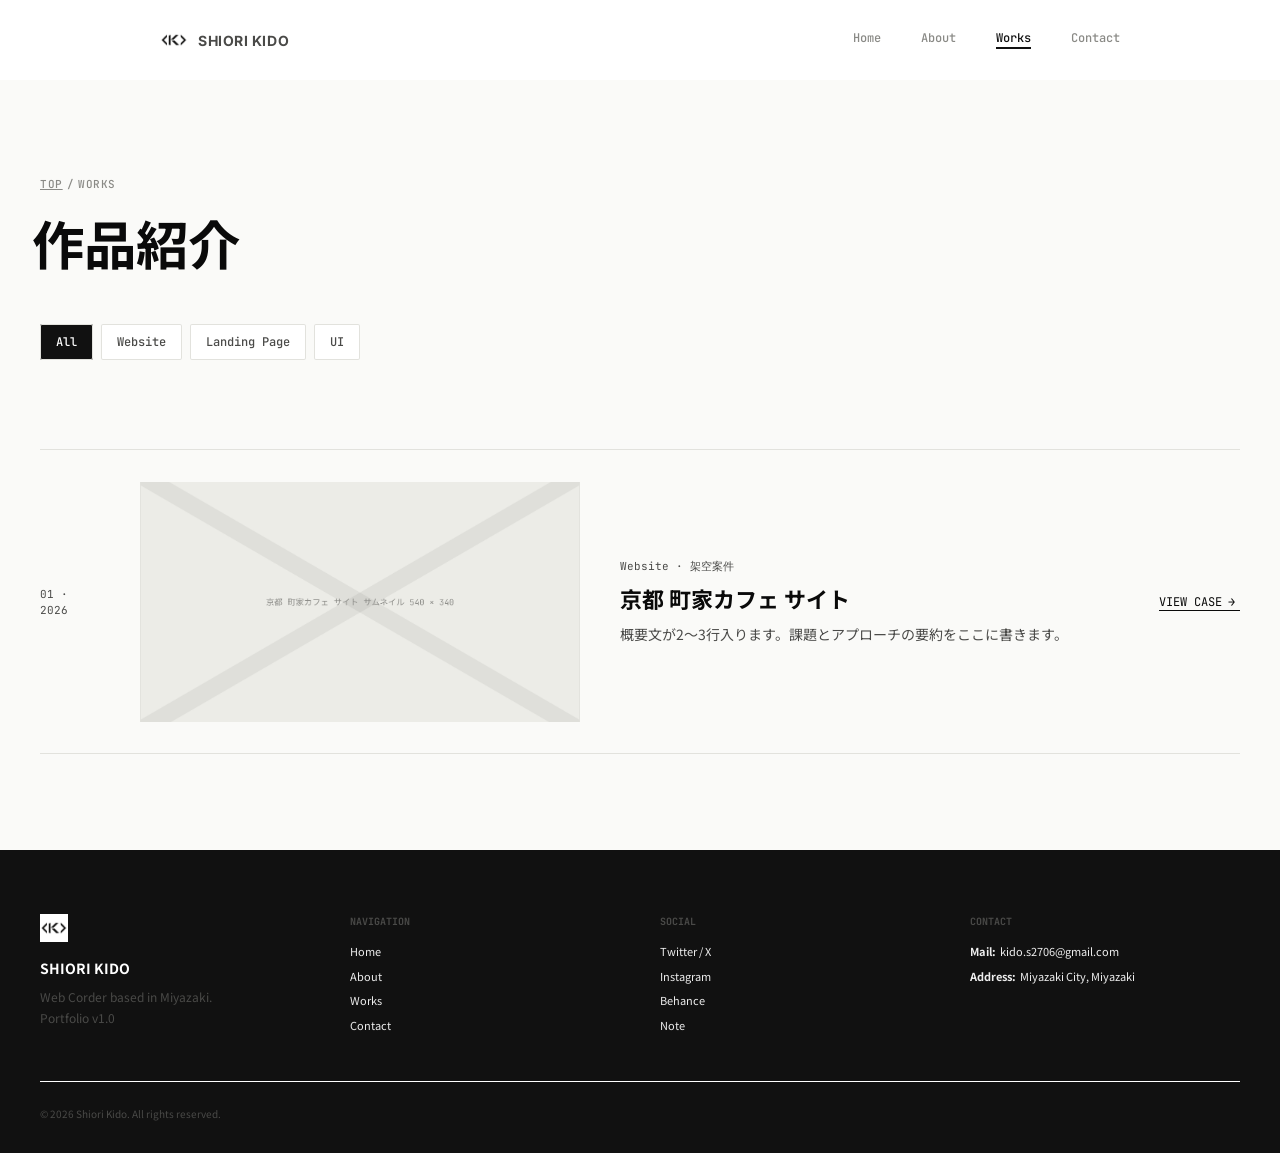
<file: works.html>
<!DOCTYPE html>
<html lang="ja">
<head>
  <meta charset="UTF-8">
  <meta name="viewport" content="width=device-width, initial-scale=1.0">
  <title>Works - Portfolio</title>
  <meta name="description" content="城戸 志織（きど しおり）のポートフォリオサイトです。">
  <!-- OGP -->
  <meta property="og:locale" content="ja_JP">
  <meta property="og:type" content="website">
  <meta property="og:site_name" content="Shiori Kido | Portfolio">
  <meta property="og:title" content="Shiori Kido | Portfolio">
  <meta property="og:description" content="城戸 志織（きど しおり）のポートフォリオサイトです。">
  <meta property="og:url" content="https://example.com/">
  <meta property="og:image" content="https://example.com/assets/images/ogp.png">
  <meta property="og:image:width" content="1200">
  <meta property="og:image:height" content="630">

  <!-- Favicon -->
  <link rel="shortcut icon" href="./assets/images/favicon.ico" type="image/x-icon">
  <!-- CSS -->
  <link rel="stylesheet" href="./assets/css/resets.css">
  <link rel="stylesheet" href="./assets/css/base.css">
  <link rel="stylesheet" href="./assets/css/style.css">
  <link rel="stylesheet" href="./assets/css/header.css">
  <link rel="stylesheet" href="./assets/css/footer.css">
  <link rel="stylesheet" href="./assets/css/works.css">
  <!-- Google Fonts -->
  <link rel="preconnect" href="https://fonts.googleapis.com">
  <link rel="preconnect" href="https://fonts.gstatic.com" crossorigin>
  <link rel="preconnect" href="https://fonts.googleapis.com">
  <link rel="preconnect" href="https://fonts.gstatic.com" crossorigin>
  <link href="https://fonts.googleapis.com/css2?family=Inter:ital,opsz,wght@0,14..32,100..900;1,14..32,100..900&family=JetBrains+Mono:ital,wght@0,100..800;1,100..800&family=Noto+Sans+JP:wght@100..900&display=swap" rel="stylesheet">
  <!-- JS -->
  <script type="module" src="./assets/js/main.js"></script>

</head>

<body>
  <!-- ===== Header ===== -->
  <header class="l-header">
    <div class="l-header__inner">
      <div class="l-header__top">
        <div class="l-header__title">
          <a href="./index.html" class="l-header__link">
            <img src="./assets/images/logo.png" width="28" height="28" alt="" class="l-header__icon">
            <span class="l-header__logo-text">Shiori Kido</span>
          </a>
        </div>

        <!-- Hamburger Menu Icon -->
        <button id="js-hamburger-button" class="c-hamburger-menu__button" aria-label="メニュー" aria-expanded="false">
          <span class="c-hamburger-menu__line"></span>
        </button>

      </div><!-- /.l-header__top -->

      <!-- Drawer Menu -->
      <div id="js-drawer-menu" class="c-drawer-menu">
        <nav class="c-nav">
          <ul class="c-nav__list">
            <li class="c-nav__item">
              <a lang="en" href="./" class="c-nav__link">Home</a>
            </li>
            <li class="c-nav__item">
              <a lang="en" href="./about.html" class="c-nav__link">About</a>
            </li>
            <li class="c-nav__item">
              <a lang="en" href="./" class="c-nav__link" aria-current="page">Works</a>
            </li>
            <li class="c-nav__item">
              <a lang="en" href="./contact.html" class="c-nav__link">Contact</a>
            </li>
          </ul>
        </nav>
      </div><!-- /.c-drawer-menu -->
    </div><!-- /.l-header__inner -->
  </header>

  <!-- ===== Main ===== -->
  <main class="l-main p-works">
    <!-- Contents Header-->
    <div class="c-page-header p-works__header">
      <div class="l-container">
        <!-- Breadcrumb -->
        <nav class="c-breadcrumb" aria-label="パンくず">
          <ol lang="en" class="c-breadcrumb__list">
            <li class="c-breadcrumb__item">
              <a href="http://cosmo-farm.local/" class="c-breadcrumb__link">Top</a>
            </li>
            <li class="c-breadcrumb__item c-breadcrumb__item--current" aria-current="page">Works</li>
          </ol>
        </nav>
        <h1 class="c-page-title p-works__title">作品紹介</h1>
      </div><!-- /.l-container -->
    </div><!-- /.c-page-header -->

    <!-- Filter -->
    <div class="l-container">
      <nav class="c-filter-nav p-works__filter-nav" aria-label="制作実績の絞り込み">
        <h2 class="u-sr-only">絞り込みナビゲーション</h2>
        <ul class="c-filter-nav__list">
          <li class="c-filter-nav__item">
            <button
              type="button"
              class="c-filter-nav__button is-active"
              data-filter="all"
              aria-pressed="true">
              All
            </button>
          </li>
          <li class="c-filter-nav__item">
            <button
              type="button"
              class="c-filter-nav__button"
              data-filter="website"
              aria-pressed="false">
              Website
            </button>
          </li>
          <li class="c-filter-nav__item">
            <button
              type="button"
              class="c-filter-nav__button"
              data-filter="landing-page"
              aria-pressed="false">
              Landing Page
            </button>
          </li>
          <li class="c-filter-nav__item">
            <button
              type="button"
              class="c-filter-nav__button"
              data-filter="ui"
              aria-pressed="false">
              UI
            </button>
          </li>
        </ul>
      </nav>
    </div><!-- /.l-container -->

    <!-- Works Contents -->
    <section class="p-works__content">
      <h2 class="u-sr-only">作品リスト</h2>
      <div class="l-container">
        <ul class="p-works__list">
          <li class="p-works__item">
            <a href="" class="c-card p-works__card">
              <div class="c-card__image p-works__card-image">
                <img src="./assets/images/placeholder.png" width="586" height="340" alt="" class="c-card__img p-works__card-img">
              </div><!-- /.p-works__card-image -->
              <div class="c-card__body p-works__card-body">
                <div class="c-card__meta p-works__card-meta">
                  <time datetime="2026-01-01" class="c-card__date p-works__card-date">01 · 2026</time>
                  <span class="c-card__category p-works__card-category">Website · 架空案件</span>
                </div>
                <h3 class="c-card__title p-works__card-title">京都 町家カフェ サイト</h3>
                <p class="c-card__desc p-works__card-desc">概要文が2〜3行入ります。課題とアプローチの要約をここに書きます。</p>
                <span class="c-more-link">View case</span>
              </div><!-- /.p-works__card-body -->
            </a>
          </li>
        </ul>
      </div><!-- /.l-container -->
    </section>

  </main>

  <!-- ===== Footer ===== -->
  <footer class="l-footer">
    <div class="l-container">

      <div class="l-footer__main">

        <!-- Profile -->
        <div class="l-footer__profile">
          <div class="l-footer__profile-logo">
            <img src="./assets/images/logo.png" width="28" height="28" class="l-footer__profile-logo-img" aria-hidden="true">
            <span class="l-footer__profile-name">Shiori Kido</span>
          </div><!-- /.l-footer__profile-logo -->
          <p class="l-footer__profile-description">
						Web Corder based in Miyazaki.<br>
						Portfolio v1.0
					</p>
        </div>

        <div class="l-footer__columns">
          <h2 class="u-sr-only">フッター情報</h2>

          <!-- Navigation -->
          <nav class="l-footer__nav-column l-footer__nav-column--navigation">
            <h3 lang="en" class="l-footer__nav-heading">Navigation</h3>
            <ul class="l-footer__nav-list">
              <li class="l-footer__nav-item">
                <a href="./" class="l-footer__nav-link">Home</a>
              </li>
              <li class="l-footer__nav-item">
                <a href="about.html" class="l-footer__nav-link">About</a>
              </li>
              <li class="l-footer__nav-item">
                <a href="./works.html" class="l-footer__nav-link">Works</a>
              </li>
              <li class="l-footer__nav-item">
                <a href="./contact.html" class="l-footer__nav-link">Contact</a>
              </li>
            </ul>
          </nav><!-- /.l-footer__nav-column -->

          <!-- Social -->
          <nav class="l-footer__nav-column l-footer__nav-column--social">
            <h3 lang="en" class="l-footer__nav-heading">Social</h3>
            <ul class="l-footer__nav-list">
              <li class="l-footer__nav-item">
                <a href="./" class="l-footer__nav-link">Twitter / X</a>
              </li>
              <li class="l-footer__nav-item">
                <a href="about.html" class="l-footer__nav-link">Instagram</a>
              </li>
              <li class="l-footer__nav-item">
                <a href="./works.html" class="l-footer__nav-link">Behance</a>
              </li>
              <li class="l-footer__nav-item">
                <a href="./contact.html" class="l-footer__nav-link">Note</a>
              </li>
            </ul>
          </nav><!-- /.l-footer__nav-column -->

          <!-- Contact -->
          <section class="l-footer__contact l-footer__nav-column--contact">
            <h3 lang="en" class="l-footer__nav-heading">Contact</h3>
            <address class="l-footer__nav-column">
              <dl class="l-footer__nav-list">
                <div class="l-footer__nav-item">
                  <dt class="l-footer__nav-item-label">Mail</dt>
                  <dd class="l-footer__nav-item-value">kido.s2706@gmail.com</dd>
                </div>
                <div class="l-footer__nav-item">
                  <dt class="l-footer__nav-item-label">Address</dt>
                  <dd class="l-footer__nav-item-valuea">Miyazaki City, Miyazaki</dd>
                </div>
              </dl>
            </address><!-- /.l-footer__nav-column -->
          </section>

        </div><!-- /.l-footer__columns -->
      </div><!-- /.l-footer__main -->

      <div class="l-footer__bottom">
        <!-- Copyright -->
        <small class="l-footer__copyright">&copy; 2026 Shiori Kido. All rights reserved. </small>
      </div><!-- /.l-footer__bottom -->

    </div><!-- /.l-container -->

  </footer>

</body>
</html>
</file>
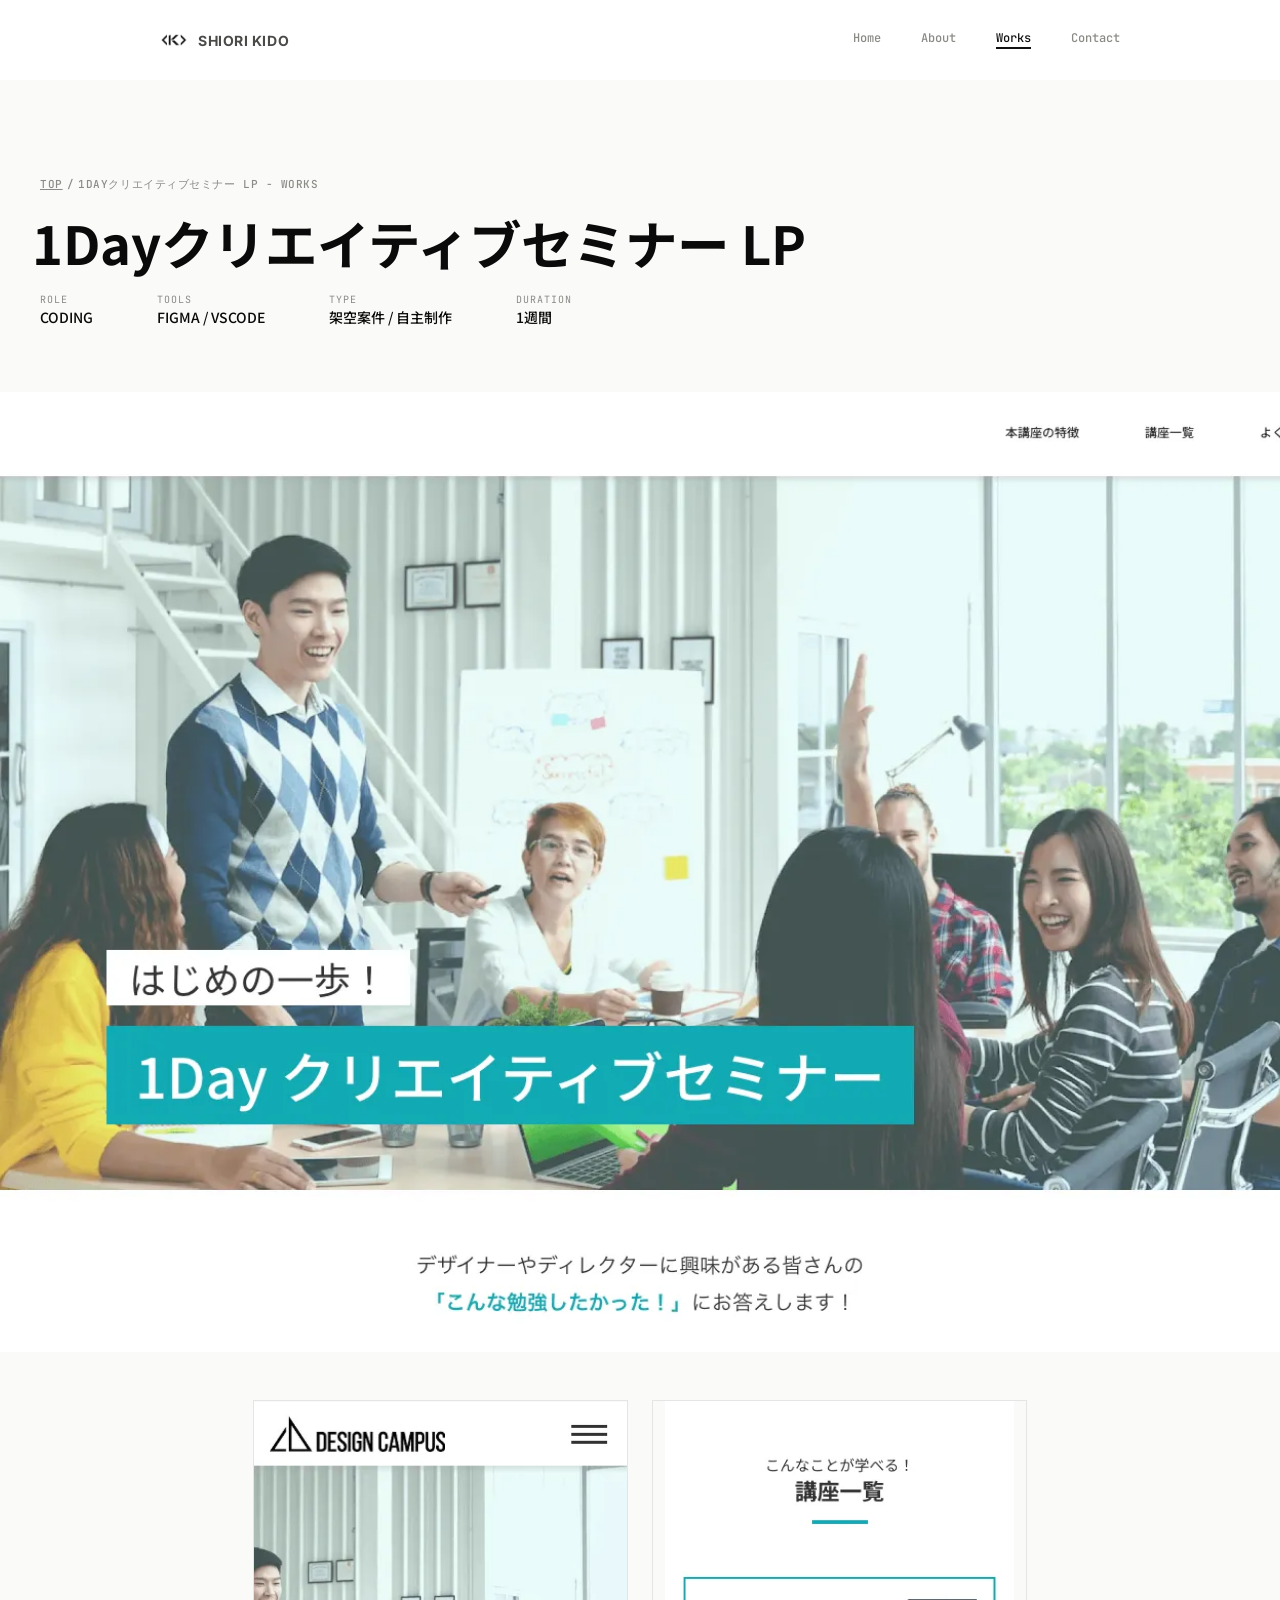
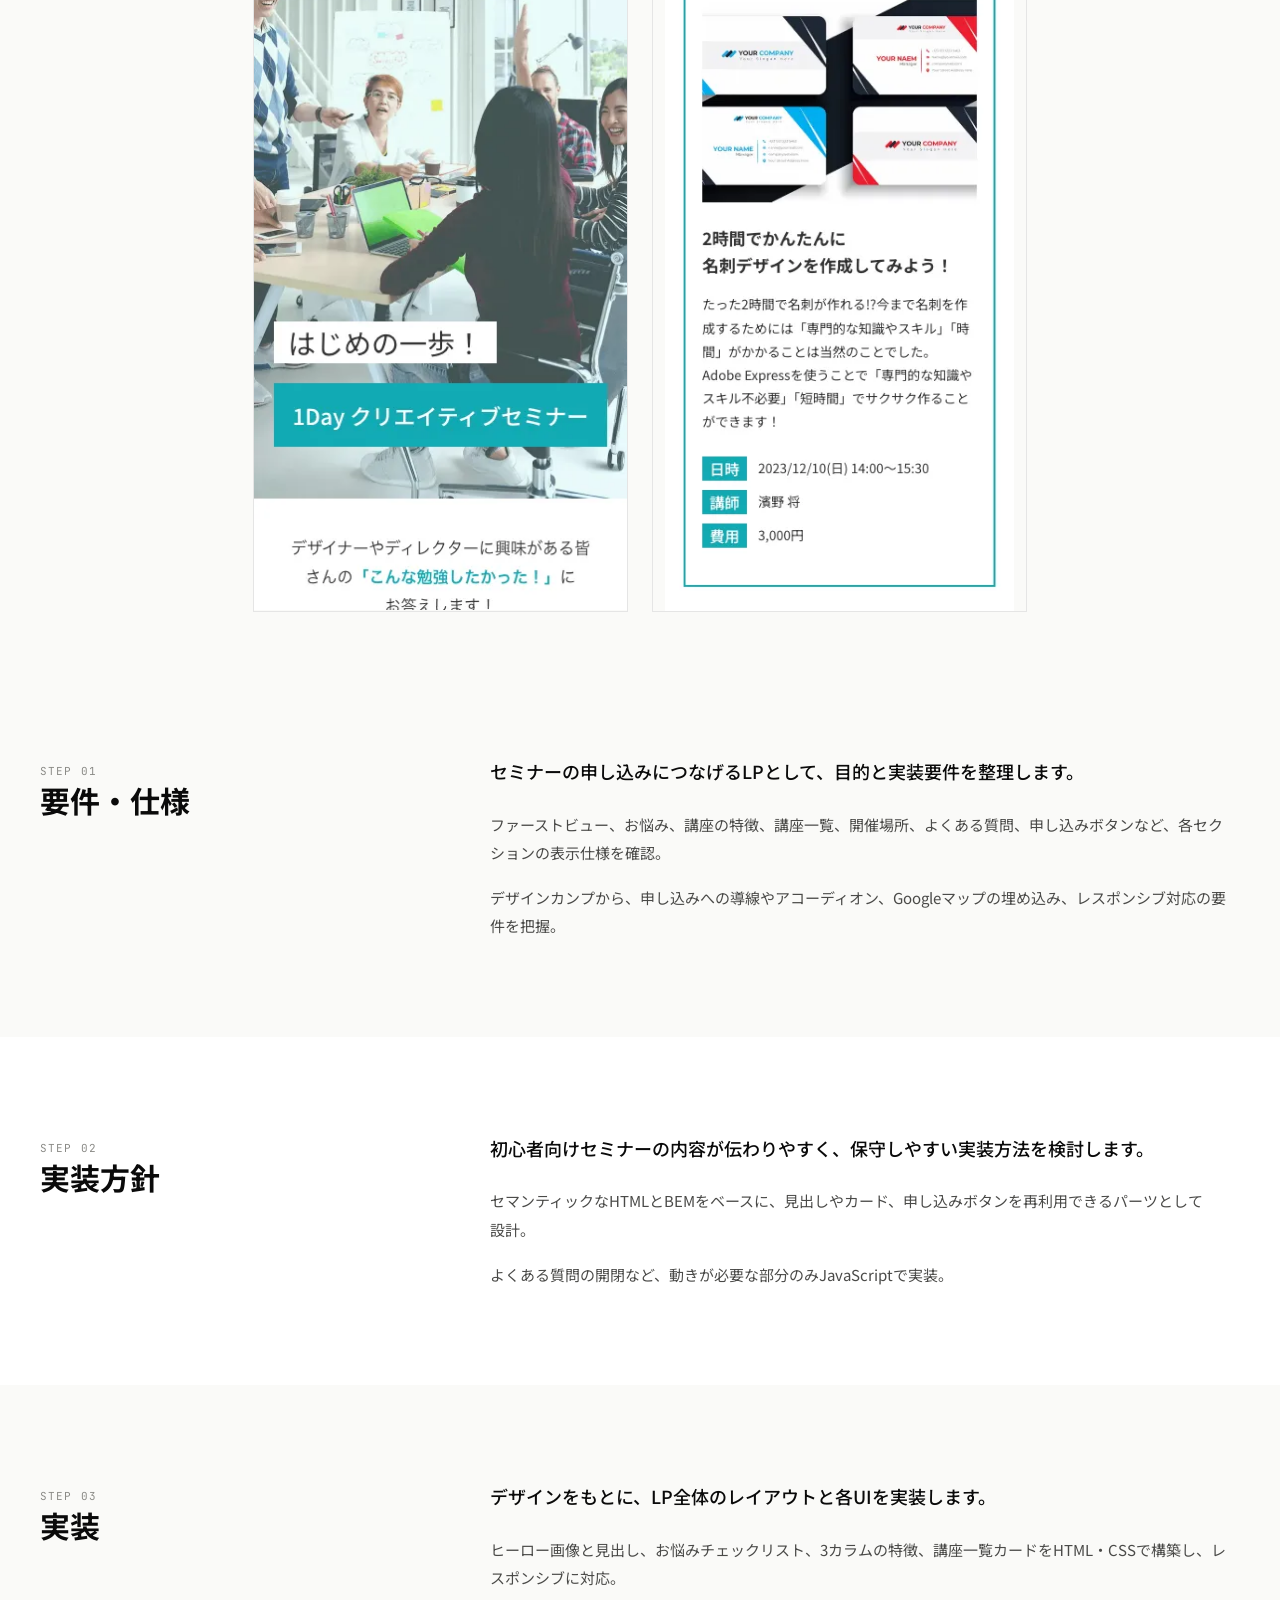
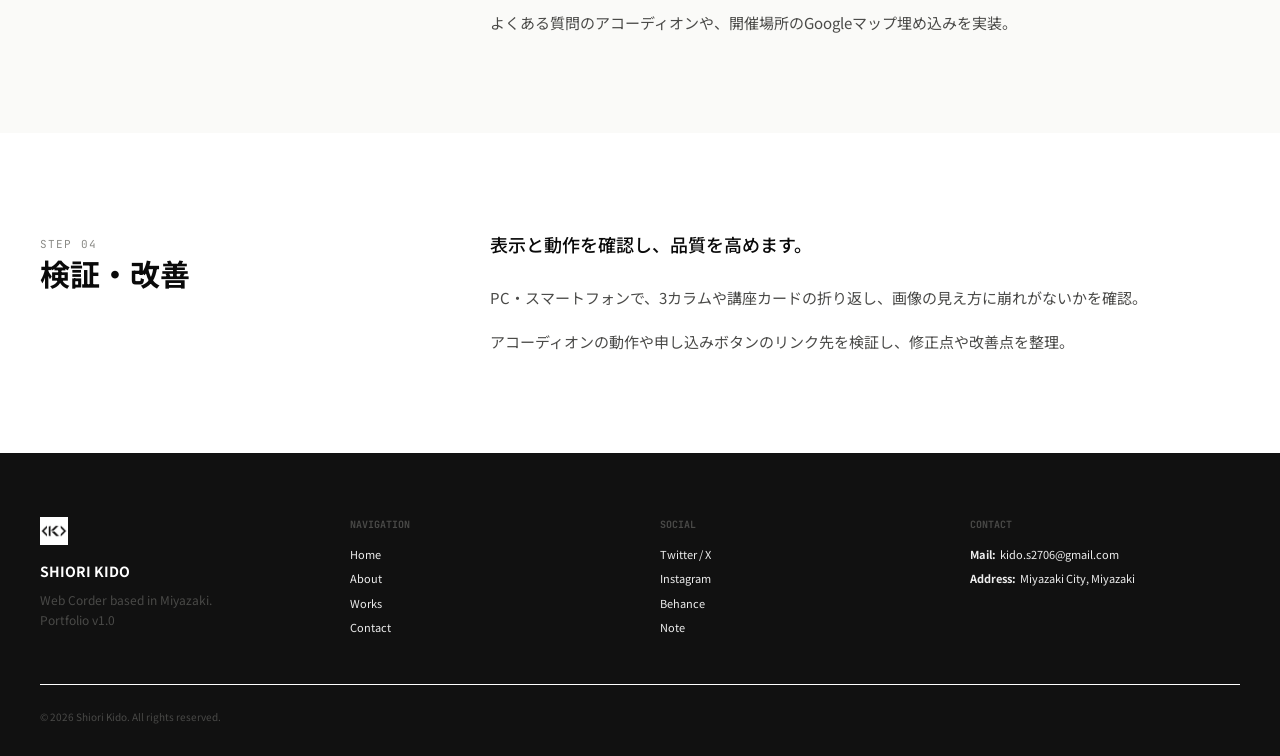
<file: works/lp.html>
<!DOCTYPE html>
<html lang="ja">
<head>
  <meta charset="UTF-8">
  <meta name="viewport" content="width=device-width, initial-scale=1.0">
  <title>1Dayクリエイティブセミナー LP - Works | Portfolio</title>
  <meta name="description" content="城戸 志織（きど しおり）のポートフォリオサイトです。">
  <!-- OGP -->
  <meta property="og:locale" content="ja_JP">
  <meta property="og:type" content="website">
  <meta property="og:site_name" content="Shiori Kido | Portfolio">
  <meta property="og:title" content="Shiori Kido | Portfolio">
  <meta property="og:description" content="城戸 志織（きど しおり）のポートフォリオサイトです。">
  <meta property="og:url" content="https://example.com/">
  <meta property="og:image" content="https://example.com/assets/images/ogp.png">
  <meta property="og:image:width" content="1200">
  <meta property="og:image:height" content="630">

  <!-- Favicon -->
  <link rel="shortcut icon" href="../assets/images/favicon.ico" type="image/x-icon">
  <!-- CSS -->
  <link rel="stylesheet" href="../assets/css/resets.css">
  <link rel="stylesheet" href="../assets/css/base.css">
  <link rel="stylesheet" href="../assets/css/style.css">
  <link rel="stylesheet" href="../assets/css/header.css">
  <link rel="stylesheet" href="../assets/css/footer.css">
  <link rel="stylesheet" href="../assets/css/works.css">
  <!-- Google Fonts -->
  <link rel="preconnect" href="https://fonts.googleapis.com">
  <link rel="preconnect" href="https://fonts.gstatic.com" crossorigin>
  <link href="https://fonts.googleapis.com/css2?family=Inter:ital,opsz,wght@0,14..32,100..900;1,14..32,100..900&family=JetBrains+Mono:ital,wght@0,100..800;1,100..800&family=Noto+Sans+JP:wght@100..900&display=swap" rel="stylesheet">
  <!-- JS -->
  <script type="module" src="../assets/js/main.js"></script>

</head>

<body>
  <!-- ===== Header ===== -->
  <header class="l-header">
    <div class="l-header__inner">
      <div class="l-header__top">
        <div class="l-header__title">
          <a href="./index.html" class="l-header__link">
            <img src="../assets/images/logo.png" width="28" height="28" alt="" class="l-header__icon">
            <span class="l-header__logo-text">Shiori Kido</span>
          </a>
        </div>

        <!-- Hamburger Menu Icon -->
        <button id="js-hamburger-button" class="c-hamburger-menu__button" aria-label="メニュー" aria-expanded="false">
          <span class="c-hamburger-menu__line"></span>
        </button>

      </div><!-- /.l-header__top -->

      <!-- Drawer Menu -->
      <div id="js-drawer-menu" class="c-drawer-menu">
        <nav class="c-nav">
          <ul class="c-nav__list">
            <li class="c-nav__item">
              <a lang="en" href="../index.html" class="c-nav__link">Home</a>
            </li>
            <li class="c-nav__item">
              <a lang="en" href="../about.html" class="c-nav__link">About</a>
            </li>
            <li class="c-nav__item">
              <a lang="en" href="./" class="c-nav__link" aria-current="page">Works</a>
            </li>
            <li class="c-nav__item">
              <a lang="en" href="../contact.html" class="c-nav__link">Contact</a>
            </li>
          </ul>
        </nav>
      </div><!-- /.c-drawer-menu -->
    </div><!-- /.l-header__inner -->
  </header>

  <!-- ===== Main ===== -->
  <main class="l-main p-works-case">
    <!-- Contents Header-->
    <div class="c-page-header p-works-case__header">
      <div class="l-container">
        <!-- Breadcrumb -->
        <nav class="c-breadcrumb" aria-label="パンくず">
          <ol lang="en" class="c-breadcrumb__list">
            <li class="c-breadcrumb__item">
              <a href="http://cosmo-farm.local/" class="c-breadcrumb__link">Top</a>
            </li>
            <li class="c-breadcrumb__item c-breadcrumb__item--current" aria-current="page">1Dayクリエイティブセミナー LP - Works</li>
          </ol>
        </nav>
        <h1 class="c-page-title p-works-case__title">1Dayクリエイティブセミナー LP</h1>

        <dl class="p-works-case__meta">
          <div class="p-works-case__meta-item">
            <dt class="p-works-case__label">Role</dt>
            <dd class="p-works-case__value">Coding</dd>
          </div><!-- /.p-works-case__meta-item -->
          <div class="p-works-case__meta-item">
            <dt class="p-works-case__label">Tools</dt>
            <dd class="p-works-case__value">Figma / VScode</dd>
          </div><!-- /.p-works-case__meta-item -->
          <div class="p-works-case__meta-item">
            <dt class="p-works-case__label">Type</dt>
            <dd class="p-works-case__value">架空案件 / 自主制作</dd>
          </div><!-- /.p-works-case__meta-item -->
          <div class="p-works-case__meta-item">
            <dt class="p-works-case__label">Duration</dt>
            <dd class="p-works-case__value">1週間</dd>
          </div><!-- /.p-works-case__meta-item -->
        </dl>
      </div><!-- /.l-container -->
    </div><!-- /.c-page-header -->

    <!-- Works Contents -->
    <section class="p-works-case__content">
      <h2 class="u-sr-only">1Dayクリエイティブセミナー ランディングページ</h2>

      <!-- Image -->
      <div class="p-works-case__image">
        <img src="../assets/images/works/image-lp-pc.webp" alt="DESIGN CAMPUS 1Dayクリエイティブセミナーのランディングページ全体" class="p-works-case__img">
      </div><!-- /.p-works-case__image -->

      <!-- Image (SP) -->
      <div class="p-works-case__image--sp">
        <img src="../assets/images/works/image-lp-sp.webp" width="375" height="812" alt="LPのスマートフォン表示（ファーストビュー）" class="p-works-case__img--sp" loading="lazy">
        <img src="../assets/images/works/image-lp-case-sp.webp" width="375" height="812" alt="LPのスマートフォン表示（講座一覧）" class="p-works-case__img--sp" loading="lazy">
      </div><!-- /.p-works-case__image-sp -->

      <section>
        <h3 class="u-sr-only">制作プロセス</h3>
        <ol class="p-works-steps">
          <!-- 要件・仕様 / Requirements -->
          <li class="p-works-steps__item">
            <div class="l-container">
              <div class="p-works-steps__header">
                <span class="p-works-steps__number">Step 01</span>
                <h4 class="p-works-steps__title">要件・仕様</h4>
              </div>
              <div class="p-works-steps__body">
                <p class="p-works-steps__summary">
                  セミナーの申し込みにつなげるLPとして、目的と実装要件を整理します。
                </p>
                <p class="p-works-steps__text">
                  ファーストビュー、お悩み、講座の特徴、講座一覧、開催場所、よくある質問、申し込みボタンなど、各セクションの表示仕様を確認。
                </p>
                <p class="p-works-steps__text">
                  デザインカンプから、申し込みへの導線やアコーディオン、Googleマップの埋め込み、レスポンシブ対応の要件を把握。
                </p>
              </div>
            </div>
          </li>

          <!-- 実装方針 / Approach -->
          <li class="p-works-steps__item">
            <div class="l-container">
              <div class="p-works-steps__header">
                <span class="p-works-steps__number">Step 02</span>
                <h4 class="p-works-steps__title">実装方針</h4>
              </div>
              <div class="p-works-steps__body">
                <p class="p-works-steps__summary">
                  初心者向けセミナーの内容が伝わりやすく、保守しやすい実装方法を検討します。
                </p>
                <p class="p-works-steps__text">
                  セマンティックなHTMLとBEMをベースに、見出しやカード、申し込みボタンを再利用できるパーツとして設計。
                </p>
                <p class="p-works-steps__text">
                  よくある質問の開閉など、動きが必要な部分のみJavaScriptで実装。
                </p>
              </div>
            </div>
          </li>

          <!-- 実装 / Development -->
          <li class="p-works-steps__item">
            <div class="l-container">
              <div class="p-works-steps__header"><span class="p-works-steps__number">Step 03</span>
                <h4 class="p-works-steps__title">実装</h4>
              </div>
              <div class="p-works-steps__body">
                <p class="p-works-steps__summary">
                  デザインをもとに、LP全体のレイアウトと各UIを実装します。
                </p>
                <p class="p-works-steps__text">
                  ヒーロー画像と見出し、お悩みチェックリスト、3カラムの特徴、講座一覧カードをHTML・CSSで構築し、レスポンシブに対応。
                </p>
                <p class="p-works-steps__text">
                  よくある質問のアコーディオンや、開催場所のGoogleマップ埋め込みを実装。
                </p>
              </div>
            </div>
          </li>

          <!-- 検証・改善 / Testing & Refinement -->
          <li class="p-works-steps__item">
            <div class="l-container">
              <div class="p-works-steps__header">
                <span class="p-works-steps__number">Step 04</span>
                <h4 class="p-works-steps__title">検証・改善</h4>
              </div>
              <div class="p-works-steps__body">
                <p class="p-works-steps__summary">
                  表示と動作を確認し、品質を高めます。
                </p>
                <p class="p-works-steps__text">
                  PC・スマートフォンで、3カラムや講座カードの折り返し、画像の見え方に崩れがないかを確認。
                </p>
                <p class="p-works-steps__text">
                  アコーディオンの動作や申し込みボタンのリンク先を検証し、修正点や改善点を整理。
                </p>
              </div>
            </div>
          </li>
        </ol>

      </section>

    </section>

  </main>

  <!-- ===== Footer ===== -->
  <footer class="l-footer">
    <div class="l-container">

      <div class="l-footer__main">

        <!-- Profile -->
        <div class="l-footer__profile">
          <div class="l-footer__profile-logo">
            <img src="../assets/images/logo.png" width="28" height="28" class="l-footer__profile-logo-img" aria-hidden="true">
            <span class="l-footer__profile-name">Shiori Kido</span>
          </div><!-- /.l-footer__profile-logo -->
          <p class="l-footer__profile-description">
            Web Corder based in Miyazaki.<br>
            Portfolio v1.0
          </p>
        </div>

        <div class="l-footer__columns">
          <h2 class="u-sr-only">フッター情報</h2>

          <!-- Navigation -->
          <nav class="l-footer__nav-column l-footer__nav-column--navigation">
            <h3 lang="en" class="l-footer__nav-heading">Navigation</h3>
            <ul class="l-footer__nav-list">
              <li class="l-footer__nav-item">
                <a href="./" class="l-footer__nav-link">Home</a>
              </li>
              <li class="l-footer__nav-item">
                <a href="about.html" class="l-footer__nav-link">About</a>
              </li>
              <li class="l-footer__nav-item">
                <a href="./works.html" class="l-footer__nav-link">Works</a>
              </li>
              <li class="l-footer__nav-item">
                <a href="./contact.html" class="l-footer__nav-link">Contact</a>
              </li>
            </ul>
          </nav><!-- /.l-footer__nav-column -->

          <!-- Social -->
          <nav class="l-footer__nav-column l-footer__nav-column--social">
            <h3 lang="en" class="l-footer__nav-heading">Social</h3>
            <ul class="l-footer__nav-list">
              <li class="l-footer__nav-item">
                <a href="./" class="l-footer__nav-link">Twitter / X</a>
              </li>
              <li class="l-footer__nav-item">
                <a href="about.html" class="l-footer__nav-link">Instagram</a>
              </li>
              <li class="l-footer__nav-item">
                <a href="./works.html" class="l-footer__nav-link">Behance</a>
              </li>
              <li class="l-footer__nav-item">
                <a href="./contact.html" class="l-footer__nav-link">Note</a>
              </li>
            </ul>
          </nav><!-- /.l-footer__nav-column -->

          <!-- Contact -->
          <section class="l-footer__contact l-footer__nav-column--contact">
            <h3 lang="en" class="l-footer__nav-heading">Contact</h3>
            <address class="l-footer__nav-column">
              <dl class="l-footer__nav-list">
                <div class="l-footer__nav-item">
                  <dt class="l-footer__nav-item-label">Mail</dt>
                  <dd class="l-footer__nav-item-value">kido.s2706@gmail.com</dd>
                </div>
                <div class="l-footer__nav-item">
                  <dt class="l-footer__nav-item-label">Address</dt>
                  <dd class="l-footer__nav-item-valuea">Miyazaki City, Miyazaki</dd>
                </div>
              </dl>
            </address><!-- /.l-footer__nav-column -->
          </section>

        </div><!-- /.l-footer__columns -->
      </div><!-- /.l-footer__main -->

      <div class="l-footer__bottom">
        <!-- Copyright -->
        <small class="l-footer__copyright">&copy; 2026 Shiori Kido. All rights reserved. </small>
      </div><!-- /.l-footer__bottom -->

    </div><!-- /.l-container -->

  </footer>

</body>
</html>
</file>
<file: assets/css/base.css>
:root {
  /*-------------------------
    Color
  -------------------------*/
  /* Text */
  --text-color-primary: #0a0a0a;
  --text-color-secondary: #8a8a86;
  --text-color-thirdly: #fff;
  --text-color-body: #4a4a48;
  --text-color-header: #111;
  --text-color-footer-nav: #eee;
  --text-color-button: #111;

  /* Background */
  --bg-color-body: #fafaf8;
  --bg-color-header: #fff;
  --bg-color-hero: #d8d8d8;
  --bg-color-footer: #111;
  --bg-color-primary: #fff;
  --bg-color-thirdly: #111;

  /* Border */
  --border-color-primary: #e2e2dd;

  /*-------------------------
    Transition
  -------------------------*/
  --transition-base: 0.2s ease;
  --transition-slow: 0.4s ease;
}

body {
  margin: 0;
  padding-block-start: 5rem;

  background-color: var(--bg-color-body);

  font-family: 'Noto Sans JP', sans-serif;
  color: var(--text-color-body);
  overflow-wrap: anywhere;
  word-break: normal;
  line-break: strict;

  @media screen and (max-width: 768px) {
    padding-block-start: 3.5rem;
  }
}

button {
  padding: 0;
  border: none;
  outline: none;
  font: inherit;
  color: inherit;
  background: none;
}

a {
  display: block;
  text-decoration: none;
  color: inherit;
  cursor: pointer;
}

ul,
ol {
  list-style: none;
  margin: 0;
  padding: 0;
}

:lang(en) {
  font-family: 'JetBrains Mono', sans-serif;
}

img {
  display: block;
  max-width: 100%;
  height: auto;
  object-fit: cover;
}

address {
  font-style: normal;
}

dl,
dt,
dd {
  margin: 0;
  padding: 0;
}

h1 {
  margin-block: 0;
}

input[type='submit'] {
  appearance: none;
  margin: 0;
  padding: 0;
  border: none;
}

input,
textarea {
  width: 100%;
  margin: 0;
  padding: 0;
  resize: none;
  border: none;
}
</file>
<file: assets/css/style.css>
/* ============================
*  Layout
* ========================== */
.l-main {
  position: relative;
}

.l-container {
  max-width: 1200px;
  width: 100%;

  margin-inline: auto;

  @media screen and (max-width: 768px) {
    max-width: 100%;
    padding-inline: 1.25rem;
  }
}

/* ============================
*  Component
* ========================== */

.c-title {
  font-size: clamp(2.25rem, 7vw, 3.5rem);
  line-height: 1.3;
  color: var(--text-color-primary);
}

.c-page-title {
  margin-inline-start: -0.5rem;

  font-size: clamp(2rem, 4.1vw, 3.5rem);
  line-height: 1.3;
  color: var(--text-color-primary);

  @media screen and (max-width: 768px) {
    margin-inline-start: -0.25rem;
  }
}

.c-text {
  font-size: 1rem;
  line-height: 1.9;
  font-weight: 400;
}

.c-page-header:has(.c-breadcrumb) {
  & > .l-container {
    display: flex;
    flex-direction: column;
    gap: 1rem;
  }
}

/*-------------------------
  Section Title
-------------------------*/
.c-section-title {
  display: flex;
  flex-direction: column;
  gap: 1rem;
}

.c-section-title__en {
  font-size: 0.688rem;
  line-height: 1.5;
  text-transform: uppercase;
  color: var(--text-color-secondary);
}

.c-section-title__ja {
  font-size: clamp(1.5rem, 2.34vw, 2rem);
  line-height: 1.4;
  font-weight: 700;
  color: var(--text-color-primary);
}

/*-------------------------
  Section Header
-------------------------*/
.c-section-header:has(.c-more-link) {
  display: flex;
  justify-content: space-between;
  align-items: end;

  margin-block-end: 3rem;
}

.c-section-header:has(.c-more-link) .c-more-link {
  margin-inline-end: 1.125rem;
}

/*-------------------------
  Button
-------------------------*/
.c-button {
  display: flex;
  align-items: center;
  justify-content: center;

  height: 3.125rem;
  width: fit-content;

  padding-inline: 1.75rem;

  box-shadow: inset 0 0 0 1px var(--text-color-button);

  transition: var(--transition-base);

  /* Hover State */
  &:hover {
    background-color: var(--text-color-button);
  }

  &:hover .c-button__label {
    position: relative;
    color: var(--text-color-thirdly);
  }

  &:hover .c-button__label::after {
    position: absolute;
    content: '→';
    top: 50%;
    right: -1rem;
    transform: translateY(-50%);
  }
}

.c-button__label {
  font-size: 0.813rem;
  line-height: 1.5;
  font-weight: 500;
  color: var(--text-color-button);
  transition: var(--transition-base);
}

/*-------------------------
  More Link
-------------------------*/
.c-more-link {
  --arrow-gap: 1.125rem;
  --arrow-width: 0.75rem;
  --arrow-shift: 0.125rem;

  display: inline-block;
  position: relative;

  font-size: 0.75rem;
  line-height: 1.5rem;
  color: var(--text-color-primary);
  font-family: 'JetBrains Mono', sans-serif;

  text-transform: uppercase;
  text-decoration: none;
  transition: var(--transition-base);

  /* 矢印 */
  &::before {
    position: absolute;
    right: calc(var(--arrow-gap) * -1);
    width: var(--arrow-width);

    content: '→';
    content: '→' / '';

    transition: var(--transition-base);
  }

  /* 下線 */
  &::after {
    position: absolute;
    left: 0;
    bottom: 0.25em;

    width: calc(100% + var(--arrow-gap));
    height: 1px;
    background-color: currentColor;

    content: '';
    transition: var(--transition-base);
  }
}

/* Hover / Focus */
.c-more-link:is(a):is(:hover, :focus-visible),
a:is(:hover, :focus-visible) .c-more-link {
  color: var(--text-color-secondary);
}

.c-more-link:is(a):is(:hover, :focus-visible)::before,
a:is(:hover, :focus-visible) .c-more-link::before {
  transform: translateX(var(--arrow-shift));
}

/* キーボード操作時のフォーカスリング(単体リンク用) */
.c-more-link:is(a):focus-visible {
  outline: 2px solid currentColor;
  outline-offset: 4px;
}

/* 動きを減らす設定のユーザー向け */
@media (prefers-reduced-motion: reduce) {
  .c-more-link,
  .c-more-link::before,
  .c-more-link::after {
    transition: none;
  }
}

/*-------------------------
  Card
-------------------------*/
.c-card {
  width: 100%;
  box-shadow: inset 0 0 0 1px var(--border-color-primary);
}

.c-card__body {
  padding: 1.5rem;
}

.c-card__meta {
  margin-block-end: 0.75rem;
}

.c-card__date,
.c-card__category {
  font-size: 0.688rem;
  font-family: 'JetBrains Mono', monospace;
}

.c-card__title {
  margin-block-end: 0.625rem;

  font-size: 1.375rem;
  color: var(--text-color-primary);
}

.c-card__desc {
  margin-block-end: 1.5rem;

  font-size: 0.875rem;
  line-height: 1.7;
}

/*-------------------------
  Breadcrumb
-------------------------*/
.c-breadcrumb {
  display: flex;
  align-items: center;

  width: fit-content;
  height: 1rem;
}

.c-breadcrumb__list {
  display: flex;
  align-items: center;
  list-style: none;
}

.c-breadcrumb__item {
  font-size: 0.688rem;
  line-height: 1.455;
  color: var(--text-color-secondary);
  font-weight: 500;
  letter-spacing: 0.05em;
  text-transform: uppercase;

  transition: var(--transition-base);

  &:not(:last-of-type) {
    display: flex;
    align-items: center;
    gap: 0.25rem;
  }

  &:not(:last-of-type)::after {
    content: '/';
    margin-inline-end: 0.25rem;
  }
}

.c-breadcrumb__link {
  text-decoration: underline;
}

/* Hover State */
.c-breadcrumb__item:hover .c-breadcrumb__link {
  opacity: 0.6;
}

/*-------------------------
  Filter
-------------------------*/
.c-filter-nav__list {
  display: flex;
  align-items: center;
  gap: 0.5rem;
}

.c-filter-nav__item {
  display: flex;
  align-items: center;
  justify-content: center;

  height: 2.25rem;
  padding-inline: 1rem;
  background-color: var(--bg-color-primary);
  box-shadow: inset 0 0 0 1px var(--border-color-primary);
  border-radius: 2px;

  transition: var(--transition-base);

  &:has(.is-active),
  &:hover {
    background-color: var(--bg-color-thirdly);
  }

  &:hover .c-filter-nav__button {
    color: var(--text-color-thirdly);
  }
}

.c-filter-nav__button {
  font-size: 0.75rem;
  font-weight: 500;
  font-family: 'JetBrains Mono', sans-serif;

  transition: var(--transition-base);

  &.is-active {
    color: var(--text-color-thirdly);
  }
}

/* いずれかの項目をホバー中は、ホバーしていないアクティブ項目の強調を解除 */
.c-filter-nav__list:has(.c-filter-nav__item:hover) .c-filter-nav__item:has(.is-active):not(:hover) {
  background-color: var(--bg-color-primary);
}

.c-filter-nav__list:has(.c-filter-nav__item:hover) .c-filter-nav__item:not(:hover) .c-filter-nav__button.is-active {
  color: inherit;
}

/* ============================
*  Utility
* ========================== */
.u-number {
  font-family: 'JetBrains Mono', monospace;
}

.u-sr-only {
  position: absolute;
  width: 1px;
  height: 1px;
  padding: 0;
  margin: -1px;
  overflow: hidden;
  clip: rect(0, 0, 0, 0);
  white-space: nowrap;
  border-width: 0;
}

.u-pc-only {
  display: block;
  @media screen and (max-width: 768px) {
    display: none;
  }
}

.u-sp-only {
  display: none;
  @media screen and (max-width: 768px) {
    display: block;
  }
}
</file>
<file: assets/css/header.css>
/* ============================
*  Header
* ========================== */
.l-header {
  position: fixed;
  z-index: 100;
  top: 0;
  left: 0;

  width: 100%;
  height: 5rem;

  background-color: var(--bg-color-header);

  @media screen and (max-width: 768px) {
    height: 3.5rem;
  }
}

.l-header__inner {
  display: flex;
  align-items: center;
  justify-content: space-between;

  max-width: 1200px;
  width: 100%;
  height: 100%;

  margin-inline: auto;
  padding-inline: 7.5rem;

  @media screen and (max-width: 768px) {
    padding-inline: 0.75rem;
  }
}

.l-header__link {
  display: flex;
  align-items: center;
  gap: 0.625rem;
}

.l-header__icon {
  width: 1.75rem;
  aspect-ratio: 1 / 1;
}

.l-header__logo-text {
  font-size: 0.875rem;
  font-weight: 700;
  line-height: 1.5;
  letter-spacing: 0.56px;
  font-family: 'Inter', sans-serif;
  text-transform: uppercase;
}

.l-header__top {
  @media screen and (max-width: 768px) {
    display: flex;
    justify-content: space-between;
    align-items: center;

    width: 100%;
  }
}

/*-------------------------
  Hamburger Menu Icon
-------------------------*/
.c-hamburger-menu__button {
  display: none;

  @media screen and (max-width: 768px) {
    display: block;

    width: 1.5rem;
    height: 2.25rem;
  }

  /* Open state */
  &.is-open .c-hamburger-menu__line {
    background-color: transparent;
  }

  &.is-open .c-hamburger-menu__line::before,
  &.is-open .c-hamburger-menu__line::after {
    top: 0;
  }

  &.is-open .c-hamburger-menu__line::before {
    transform: rotate(-25deg);
  }

  &.is-open .c-hamburger-menu__line::after {
    transform: rotate(25deg);
  }
}

.c-hamburger-menu__line {
  position: relative;

  display: block;

  height: 2px;
  width: 100%;
  background-color: var(--text-color-header);

  &::before,
  &::after {
    content: '';
    position: absolute;

    left: 0;

    height: 2px;
    width: 100%;
    background-color: var(--text-color-header);

    transition: var(--transition-slow);
  }

  &::before {
    top: -0.5rem;
  }

  &::after {
    top: 0.5rem;
  }
}

/*-------------------------
  Drawer Menu
-------------------------*/
.c-drawer-menu {
  @media screen and (max-width: 768px) {
    position: absolute;
    top: 3.5rem;
    right: -100%;

    height: calc(100dvh - 3.5rem);
    width: 100%;

    padding-block: 2rem;
    padding-inline: 1rem 3rem;

    background-color: var(--bg-color-primary);

    transition: var(--transition-slow);

    &.is-open {
      right: 0;
    }
  }
}

/*-------------------------
  Nav
-------------------------*/
.c-nav__list {
  display: flex;
  align-items: center;
  gap: 2.5rem;

  transition: var(--transition-base);

  &:has(.c-nav__item:hover) .c-nav__link[aria-current='page']:not(:hover) {
    text-decoration: none;
  }

  @media screen and (max-width: 768px) {
    flex-direction: column;
    align-items: flex-end;
  }
}

.c-nav__item {
  height: 1.375rem;

  &:hover .c-nav__link {
    text-decoration: underline;
    text-decoration-thickness: 2px;
    text-underline-offset: 0.4em;

    color: var(--text-color-header);
  }
}

.c-nav__link {
  height: 100%;
  font-size: 0.75rem;
  line-height: 1.5;
  font-weight: 500;
  color: #8a8a86;
  text-align: center;

  transition: var(--transition-base);

  &[aria-current='page'] {
    text-decoration: underline;
    text-decoration-thickness: 2px;
    text-underline-offset: 0.4em;

    color: var(--text-color-header);
  }

  @media screen and (max-width: 768px) {
    font-size: 1rem;
  }
}
</file>
<file: assets/css/footer.css>
/* ============================
*  Footer
* ========================== */
.l-footer {
  padding-block: 4rem 2rem;
  background-color: var(--bg-color-footer);

  /* 別ブロック(共通クラス)の調整はネスト */
  & .l-container {
    display: flex;
    flex-direction: column;
    gap: 3rem;
  }
}

.l-footer__main {
  display: grid;
  grid-template-columns: minmax(auto, 270px) 1fr;
  gap: 2.5rem;

  @media screen and (max-width: 768px) {
    grid-template-columns: 1fr;
  }
}

/*-------------------------
  Profile
-------------------------*/
.l-footer__profile {
  flex-shrink: 0;
}

.l-footer__profile-logo {
  display: flex;
  flex-direction: column;
  gap: 1rem;

  margin-block-end: 0.5rem;

  @media screen and (max-width: 768px) {
    flex-direction: row;
  }
}

.l-footer__profile-logo-img {
  width: 1.75rem;
  height: auto;

  aspect-ratio: 1 / 1;

  font-size: 0;
  line-height: 0;
}

.l-footer__profile-name {
  font-size: 0.875rem;
  font-weight: 700;
  color: var(--text-color-thirdly);
  text-transform: uppercase;

  @media screen and (max-width: 768px) {
    font-size: 1.125rem;
  }
}

.l-footer__profile-description {
  font-size: 0.75rem;
  line-height: 1.7;
}

/*-------------------------
  Columns
-------------------------*/
.l-footer__columns {
  display: grid;
  grid-template-columns: repeat(3, 1fr);
  gap: 2.5rem;

  width: 100%;

  @media screen and (max-width: 768px) {
    grid-template-columns: repeat(2, 1fr);
    grid-template-areas:
      'nav social'
      'contact contact';
  }
}
@media screen and (max-width: 768px) {
  .l-footer__nav-column--navigation {
    grid-area: nav;
  }
  .l-footer__nav-column--social {
    grid-area: social;
  }
  .l-footer__nav-column--contact {
    grid-area: contact;
  }
}

.l-footer__nav-heading {
  margin-block-end: 0.875rem;

  font-size: 0.625rem;
  text-transform: uppercase;
}

.l-footer__nav-list {
  display: flex;
  flex-direction: column;
  gap: 0.5rem;
}

.l-footer__nav-item {
  font-size: 0.688rem;
  color: var(--text-color-footer-nav);

  @media screen and (max-width: 768px) {
    font-size: 0.875rem;
  }
}

.l-footer__nav-link {
  color: var(--text-color-footer-nav);
}

/*-------------------------
  Contact (footer)
-------------------------*/
.l-footer__contact .l-footer__nav-item {
  display: flex;
  gap: 0.25rem;
}

.l-footer__nav-item-label {
  font-weight: 700;

  &::after {
    content: ':';
  }
}

/*-------------------------
  Bottom
-------------------------*/
.l-footer__bottom {
  padding-block-start: 1.5rem;
  border-top: 1px solid var(--bg-color-primary);
}

.l-footer__copyright {
  display: block;
  font-size: 0.625rem;

  @media screen and (max-width: 768px) {
    text-align: center;
  }
}
</file>
<file: assets/css/works.css>
/* ============================
*  Works
* ========================== */
.p-works__header {
  padding-block: 6rem 3rem;
}

.p-works__filter-nav {
  width: 100%;
  padding-block-end: 3.563rem;
}

.p-works__content {
  width: 100%;
  padding-block: 2rem 6rem;
}

.p-works__item {
  max-height: 305px;
  height: 100%;

  border-bottom: 1px solid var(--border-color-primary);

  &:first-of-type {
    border-top: 1px solid var(--border-color-primary);
  }

  @media screen and (max-width: 768px) {
    max-height: 100%;
  }
}
@media (min-width: 768px) {
  .p-works__card {
    display: grid;
    grid-template-columns: 3.75rem 440px 1fr auto;
    grid-template-rows: 1fr auto auto auto 1fr;
    grid-template-areas:
      'date image .        link'
      'date image category link'
      'date image title    link'
      'date image desc     link'
      'date image .        link';
    align-items: center;
    column-gap: 2.5rem;
    box-shadow: none;

    padding-block: 2rem;
  }

  .p-works__card-body,
  .p-works__card-meta {
    display: contents;
  }

  .p-works__card-image {
    grid-area: image;
  }

  .p-works__card-img {
    aspect-ratio: 11 / 6;
  }

  .p-works__card .c-card__date {
    grid-area: date;
  }

  .p-works__card .c-card__category {
    grid-area: category;
    margin-block-end: 0.5rem;
  }

  .p-works__card .c-card__title {
    grid-area: title;
    margin-block-end: 0.5rem;
  }

  .p-works__card .c-card__desc {
    grid-area: desc;
    margin-block-end: 0;
  }

  .p-works__card .c-more-link {
    grid-area: link;
    justify-self: end;

    right: 1.15rem;
  }
}

/* ============================
*  Works Case
* ========================== */
.p-works-case__header {
  margin-block: 6rem 4rem;
}

.p-works-case__meta {
  display: flex;
  flex-wrap: wrap;
  gap: 4rem;

  @media screen and (max-width: 768px) {
    display: grid;
    grid-template-columns: repeat(2, 1fr);
    gap: 1rem 1.5rem;
  }
}

.p-works-case__label {
  font-size: 0.625rem;
  letter-spacing: 1px;
  color: var(--text-color-secondary);
  font-family: 'JetBrains Mono', san-serif;
  text-transform: uppercase;
}

.p-works-case__value {
  font-size: 0.875rem;
  font-weight: 500;
  color: var(--text-color-primary);
  text-transform: uppercase;
}

.p-works-case__image {
  overflow: hidden;

  max-width: 2880px;
  width: 100%;
  height: 960px;

  margin-inline: auto;

  @media screen and (max-width: 767px) {
    height: 100dvh;
  }
}

.p-works-case__img {
  width: 100%;
  height: 100%;
  object-fit: cover;
  object-position: center;
  aspect-ratio: 2 / 1;

  @media screen and (max-width: 767px) {
    aspect-ratio: 375 / 812;
  }
}

/* ===== SP screenshots ===== */
.p-works-case__image--sp {
  display: flex;
  justify-content: center;
  gap: 24px;

  height: auto; /* 親の 960px / 100dvh を解除 */
  overflow: visible;
  padding-block: 48px;

  @media screen and (max-width: 767px) {
    flex-direction: column;
    align-items: center;
    gap: 16px;
    padding-inline: 16px;
    padding-block: 32px;
  }
}

.p-works-case__img--sp {
  width: min(375px, 100%);
  height: auto;
  aspect-ratio: 375 / 812; /* PC用の 2 / 1 を打ち消す。モバイルも同じ値 */
  object-fit: contain;
  border: 1px solid #e5e5e5;
}

.p-works-steps__item {
  padding-block: 6rem;

  & .l-container {
    display: grid;
    grid-template-columns: auto minmax(auto, 750px);
    gap: clamp(2rem, 5.86vw, 5rem);

    @media screen and (max-width: 768px) {
      grid-template-columns: 1fr;
    }
  }
}

.p-works-steps__item:nth-of-type(even) {
  background-color: var(--bg-color-primary);
}

.p-works-steps__number {
  font-family: 'JetBrains Mono', sans-serif;
  font-size: 0.688rem;
  letter-spacing: 0.103em;
  color: var(--text-color-secondary);
  text-transform: uppercase;
}

.p-works-steps__title {
  font-size: clamp(1.5rem, 2.34vw, 2rem);
  line-height: 1.4;
  font-weight: 700;
  color: var(--text-color-primary);
}

.p-works-steps__summary {
  margin-block-end: 1.5rem;

  font-size: 1.125rem;
  line-height: 1.7;
  font-weight: 500;
  color: var(--text-color-primary);
}

.p-works-steps__text {
  font-size: 0.938rem;
  line-height: 1.9;

  & + & {
    margin-block-start: 1rem;
  }
}
</file>
<file: assets/css/about.css>
/* ============================
*  About
* ========================== */
.p-about__header {
  padding-block: 6rem 4rem;

  @media screen and (max-width: 768px) {
    padding-block: 4rem;
  }
}

.p-about__title {
  @media screen and (max-width: 768px) {
    font-size: 1.5rem;
  }
}

/*-------------------------
  Story
-------------------------*/
.p-about-story {
  & .l-container {
    display: flex;
    align-items: center;
    gap: clamp(2rem, 4.69vw, 4rem);

    padding-block-end: 6rem;

    @media screen and (max-width: 768px) {
      flex-direction: column;

      padding-block-end: 4rem;
    }
  }
}

.p-about-story__image {
  flex-shrink: 0;

  max-width: 440px;
}

.p-about-story__img {
  aspect-ratio: 11 / 14;
}

.p-about-section__header {
  @media screen and (max-width: 768px) {
    margin-block-end: 1rem;
  }
}

/*-------------------------
  Skills
-------------------------*/
.p-about-skills {
  background-color: var(--bg-color-primary);
  & .l-container {
    display: flex;
    gap: clamp(3rem, 5.86vw, 5rem);

    padding-block: 6rem 9rem;

    @media screen and (max-width: 768px) {
      flex-direction: column;

      padding-block: 4rem 6rem;
    }
  }

  & .c-section-header {
    flex-shrink: 0;
  }
}

.p-about-skills__detail {
  display: grid;
  grid-template-columns: repeat(2, 1fr);
  gap: clamp(0.75rem, 1.76vw, 1.5rem);

  @media screen and (max-width: 768px) {
    grid-template-columns: 1fr;
  }
}

.p-about-skills__detail-section {
  padding: 1.5rem;
  /* background-color: var(--bg-color-body); */

  @media screen and (max-width: 768px) {
    padding: 1rem;
  }
}

.p-about-skills__detail-title {
  color: var(--text-color-primary);

  @media screen and (max-width: 768px) {
    font-size: 1rem;
  }
}

.p-about-skills__detail-desc {
  font-size: 0.875rem;
  line-height: 1.9;

  @media screen and (max-width: 768px) {
    font-size: 0.8125rem;
    line-height: 1.8;
  }
}

.p-about-skills__level,
.p-about-skills__tool-item {
  display: flex;
  align-items: center;
}

.p-about-skills__level {
  @media screen and (max-width: 768px) {
    align-items: baseline;
  }
}

.p-about-skills__level-label,
.p-about-skills__level-value {
  font-size: 0.75rem;
}

.p-about-skills__level-label {
  color: #8a8a86;

  &::after {
    content: '：';
  }
}

.p-about-skills__level-value {
  color: #4a4a48;
}

.p-about-skills__tool-item {
  align-items: baseline;
  gap: 1rem;

  @media screen and (max-width: 768px) {
    flex-wrap: wrap;
    gap: 0.25rem 0.75rem;
  }
}

.p-about-skills__tool-name,
.p-about-skills__tool-desc {
  font-size: 0.875rem;

  @media screen and (max-width: 768px) {
    font-size: 0.8125rem;
  }
}

.p-about-skills__tool-name {
  font-weight: 500;
}

.p-about-skills__tool-desc {
  color: #8a8a86;
}

/*-------------------------
  Career
-------------------------*/
.p-about-career {
  & .l-container {
    padding-block: 6rem;
  }
}

.p-about-career__header {
  margin-block-end: 3rem;
}

.p-about-career__history {
  display: flex;
  flex-direction: column;
  gap: 3rem;
}

.p-about-career__item {
  display: grid;
  grid-template-columns: minmax(auto, 200px) 1fr;
  gap: 3rem;

  height: 6.25rem;

  @media screen and (max-width: 768px) {
    grid-template-columns: 1fr;
    gap: 1rem;

    height: auto;

    border-top: 1px solid var(--border-color-primary);
  }
}

.p-about-career__item-date {
  padding-block-start: 1.25rem;

  border-top: 1px solid var(--border-color-primary);

  font-size: 0.75rem;
  font-family: 'JetBrains Mono', sans-serif;
  color: #111;

  @media screen and (max-width: 768px) {
    border-top: none;
  }
}

.p-about-career__item-content {
  padding-block-start: 1.25rem;

  border-top: 1px solid var(--border-color-primary);

  @media screen and (max-width: 768px) {
    padding-block-start: 0;
    border-top: none;
  }
}

.p-about-career__item-label {
  margin-block-end: 0.5rem;

  font-size: 1.125rem;
  font-weight: 700;
  color: #111;
}

.p-about-career__item-desc {
  font-size: 0.875rem;
  line-height: 1.8;
}
</file>
<file: assets/css/contact.css>
/* ============================
*  Contact
* ========================== */
.p-contact {
  display: grid;
  grid-template-columns: 45.67% 1fr;
  grid-template-areas:
    'header form'
    'desc   form'
    'list   form';

  max-width: 1200px;
  width: 100%;
  margin-inline: auto;
  padding-block: 6rem 7.5rem;

  @media screen and (max-width: 768px) {
    grid-template-columns: 1fr;

    grid-template-areas:
      'header'
      'desc '
      'list '
      'form';
    row-gap: 2rem;

    max-width: 100%;
    padding-inline: 1.25rem;
  }

  & .c-page-header > .l-container {
    padding-inline: 0;
  }

  & .c-page-title {
    font-size: clamp(1.5rem, 3.51vw, 3rem);
    margin-block-end: 0;
  }
}

.p-contact__header {
  grid-area: header;
}

.p-contact__desc {
  grid-area: desc;

  font-size: 0.938rem;
  line-height: 1.9;
}

.p-contact__list {
  grid-area: list;
  padding-inline-end: clamp(2rem, 5.86vw, 5rem);

  @media screen and (max-width: 768px) {
    padding-inline-end: 0;
  }
}

.p-contact__form-wrapper {
  grid-area: form;

  padding: 3rem;

  background-color: var(--bg-color-primary);

  @media screen and (max-width: 768px) {
    padding: 1rem;
  }
}

.p-contact__item {
  display: flex;
  align-items: center;
  justify-content: space-between;

  padding-block: 1rem;

  border-top: 1px solid var(--border-color-primary);

  &:last-of-type {
    border-bottom: 1px solid var(--border-color-primary);
  }
}

.p-contact__label {
  font-size: 0.688rem;
  letter-spacing: 0.069em;
  color: var(--text-color-secondary);
  font-family: 'JetBrains Mono', sans-serif;
}

.p-contact__value {
  font-size: 0.875rem;
  font-weight: 500;
  color: var(--text-color-primary);
}

.p-contact__title {
  margin-block-end: 1.5rem;
}

.p-contact__form-item {
  display: flex;
  flex-direction: column;
  gap: 0.5rem;
  width: 100%;

  & + & {
    margin-block-start: 1.25rem;
  }

  &:last-of-type {
    margin-block-end: 2.25rem;
  }
}

.p-contact__form-label {
  font-size: 0.625rem;
  color: var(--text-color-secondary);
  font-family: 'JetBrains Mono', sans-serif;
}

.p-contact__form-value {
  & input,
  & textarea {
    padding-block: 0.875rem;
    padding-inline: 1rem;

    box-shadow: inset 0 0 0 1px var(--border-color-primary);

    font-size: 0.813rem;
    color: #111;
  }

  & textarea {
    width: 100%;
    min-height: 7.5rem;
    resize: vertical;
  }
}

.p-contact__form-submit {
  width: 100%;

  background-color: var(--bg-color-thirdly);

  box-shadow: inset 0 0 0 2px var(--bg-color-thirdly);

  font-size: 0.875rem;
  font-weight: 700;
  color: var(--text-color-thirdly);

  cursor: pointer;

  transition: var(--transition-base);

  &:hover {
    background-color: var(--bg-color-primary);

    color: var(--bg-color-thirdly);
  }
}
</file>
<file: assets/css/resets.css>
/* 1. Use a more-intuitive box-sizing model */
*,
*::before,
*::after {
  box-sizing: border-box;
}

/* 2. Remove default margin */
*:not(dialog) {
  margin: 0;
}

/* 3. Enable keyword animations */
@media (prefers-reduced-motion: no-preference) {
  html {
    interpolate-size: allow-keywords;
  }
}

body {
  /* 4. Increase line-height */
  line-height: 1.5;
  /* 5. Improve text rendering */
  -webkit-font-smoothing: antialiased;
}

/* 6. Improve media defaults */
img,
picture,
video,
canvas,
svg {
  display: block;
  max-width: 100%;
}

/* 7. Inherit fonts for form controls */
input,
button,
textarea,
select {
  font: inherit;
}

/* 8. Avoid text overflows */
p,
h1,
h2,
h3,
h4,
h5,
h6 {
  overflow-wrap: break-word;
}

/* 9. Improve line wrapping */
p {
  text-wrap: pretty;
}
h1,
h2,
h3,
h4,
h5,
h6 {
  text-wrap: balance;
}

/*
  10. Create a root stacking context
*/
#root,
#__next {
  isolation: isolate;
}
</file>
